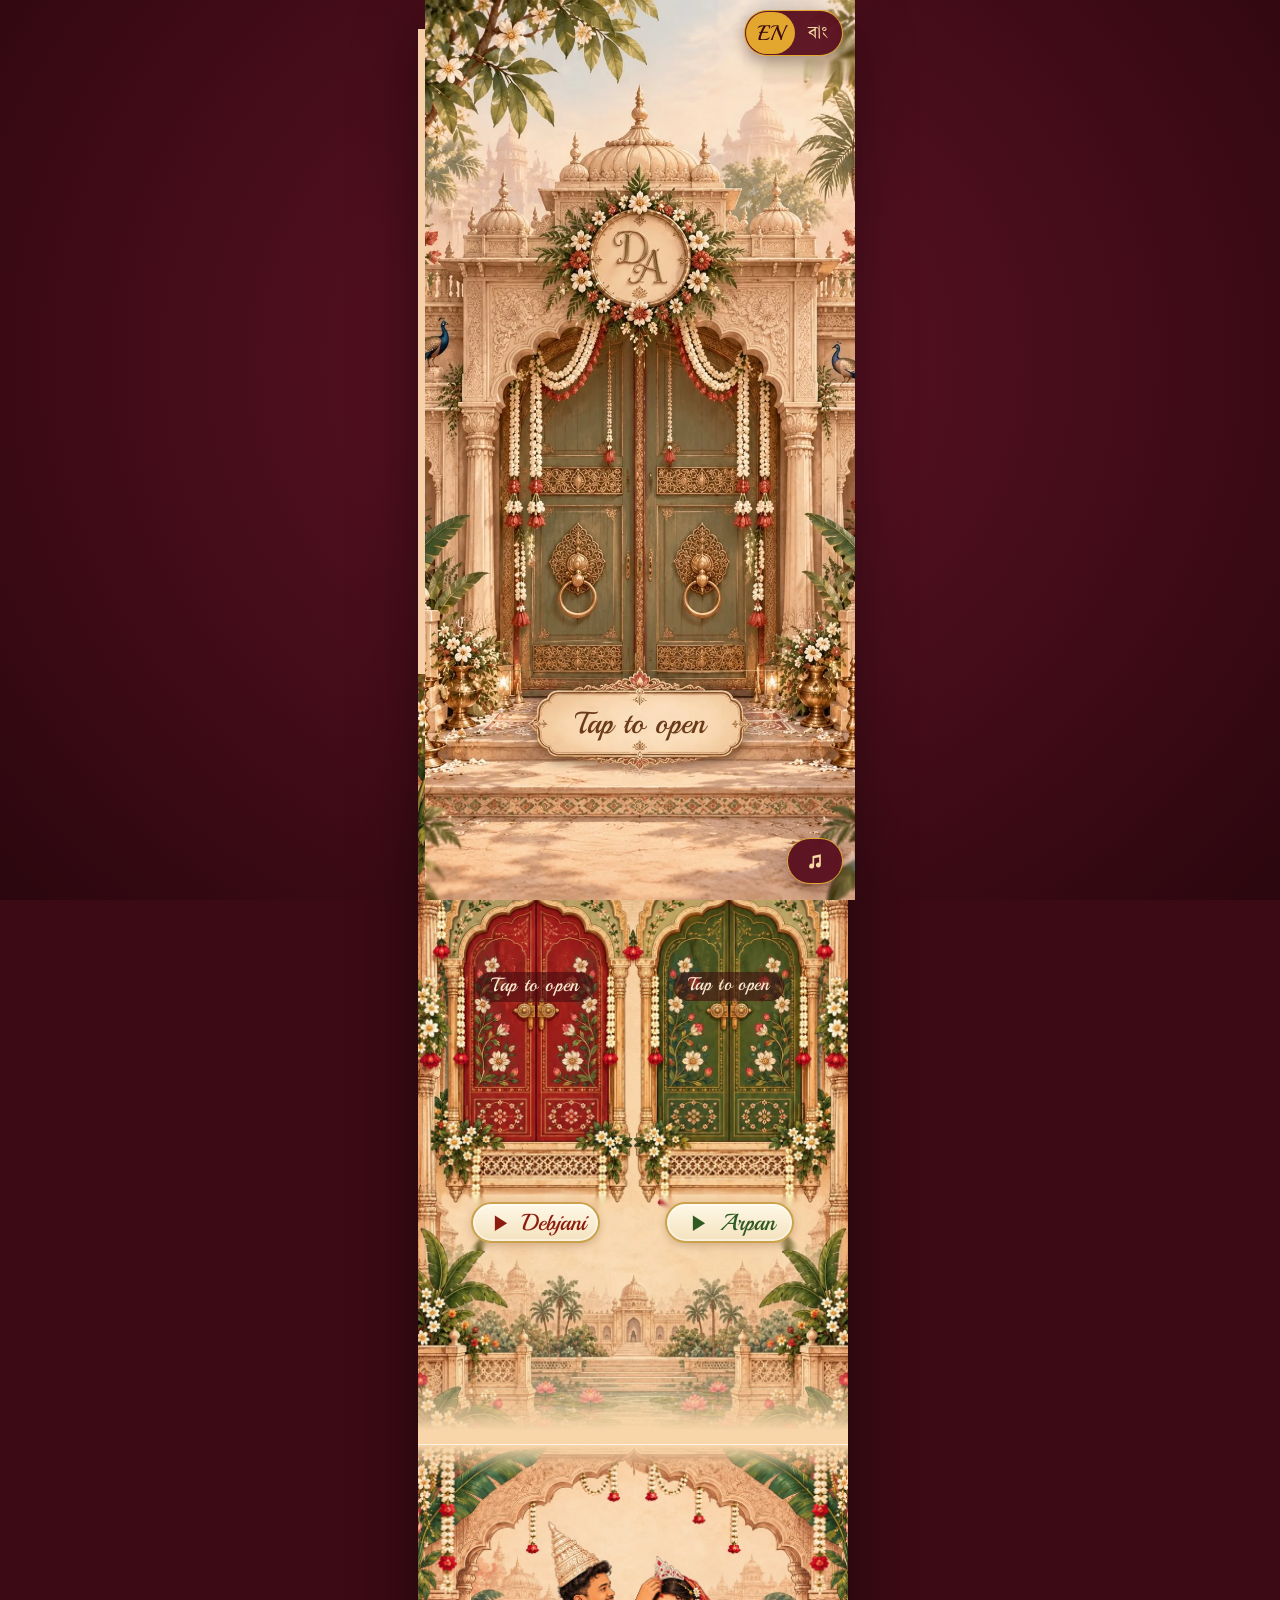
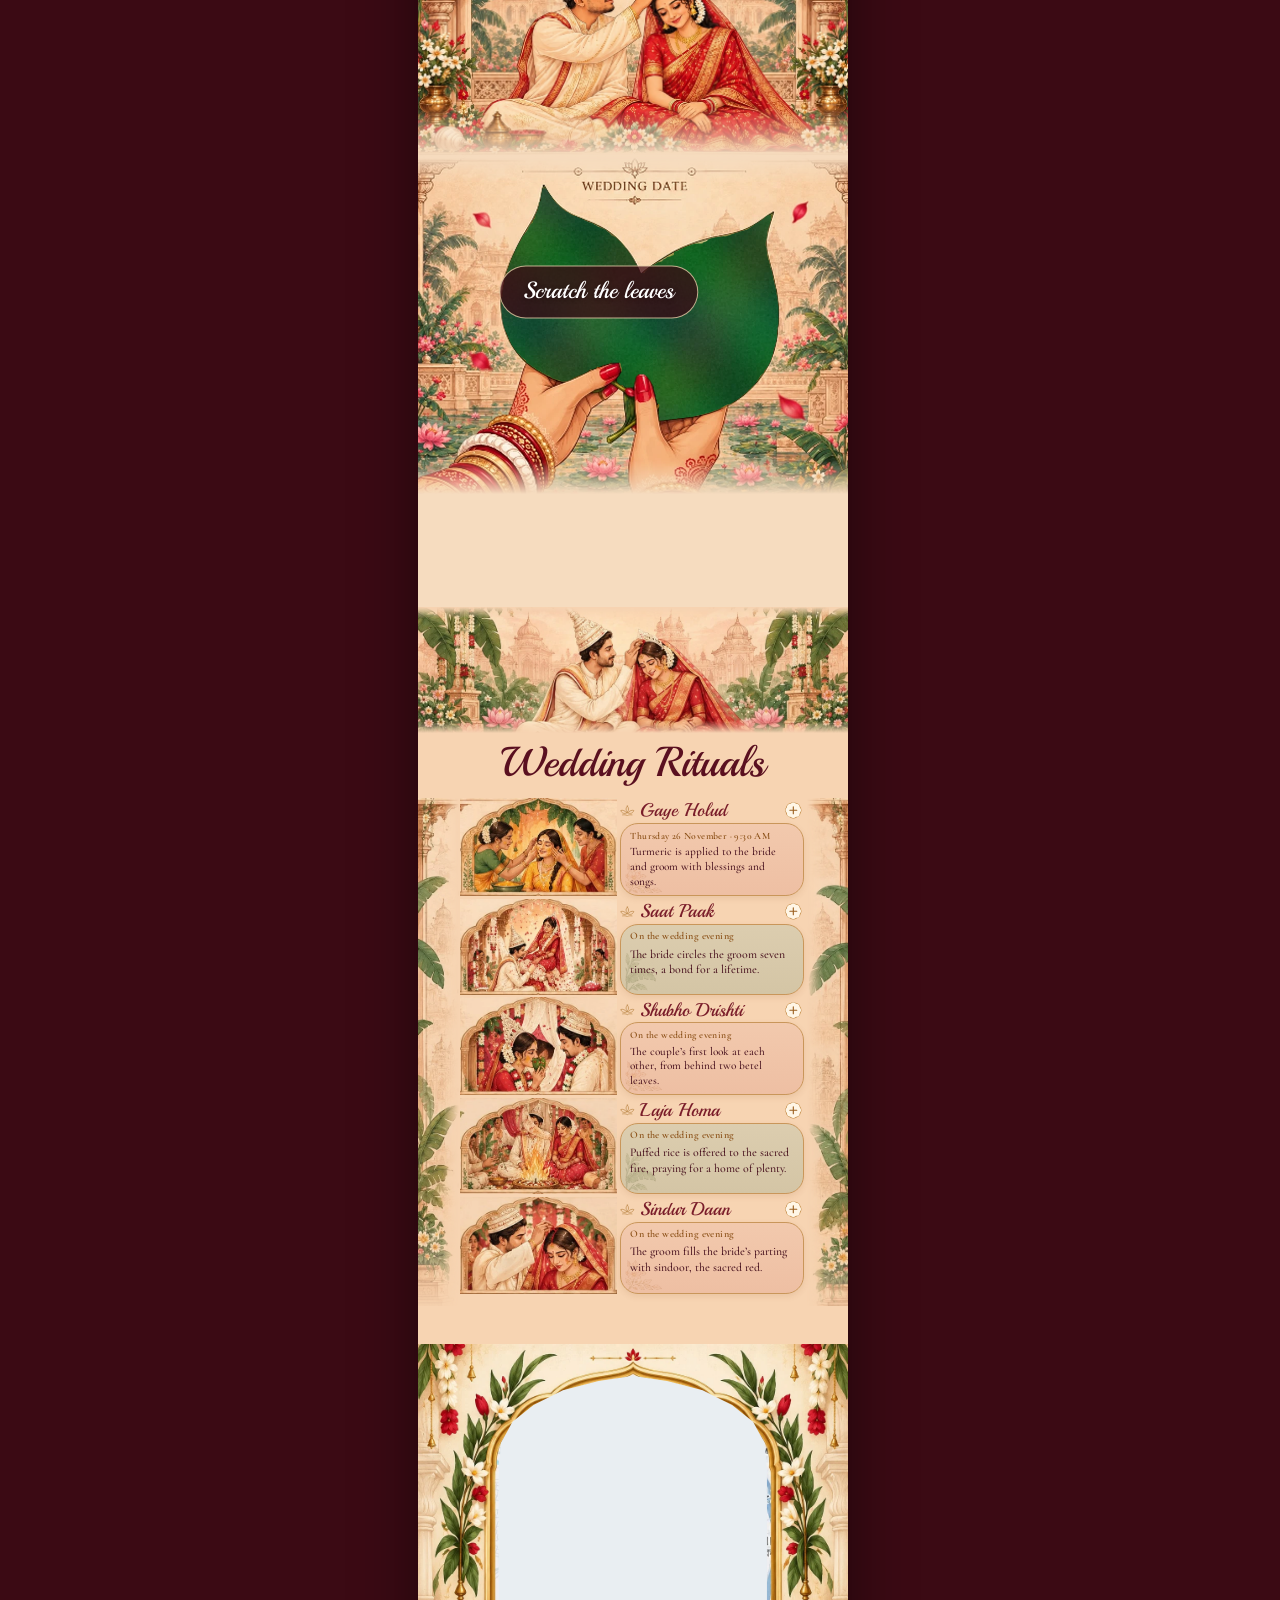
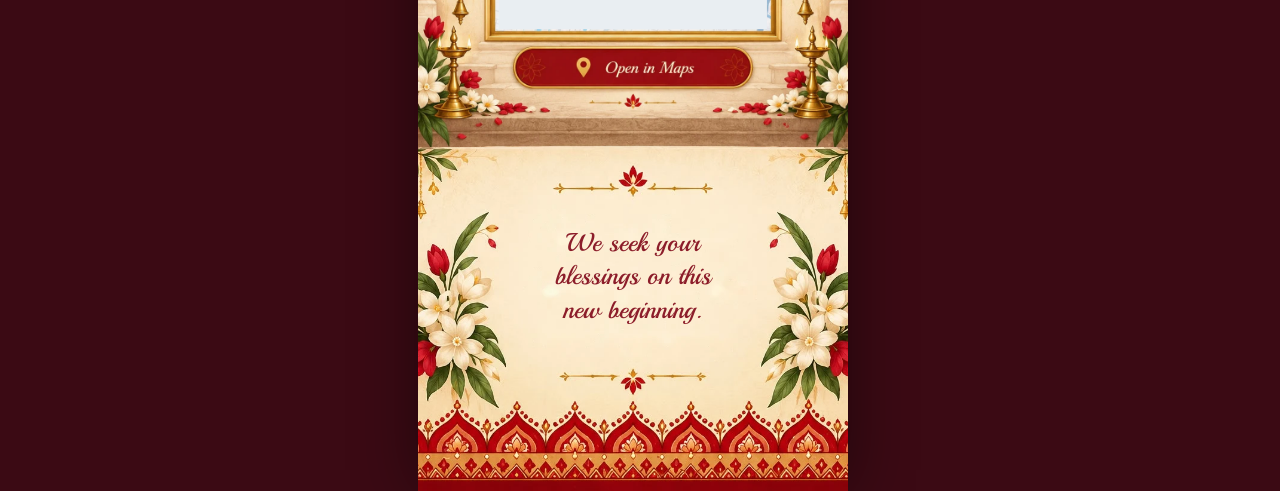
<file: index.html>
<!doctype html>
<html lang="en" translate="no">

</html>>

<head>
  <meta charset="utf-8">
  <meta name="viewport" content="width=device-width, initial-scale=1, viewport-fit=cover">
  <title>Debjani &amp; Arpan · Wedding Invitation</title>
  <meta name="description"
    content="You are cordially invited to the wedding of Debjani and Arpan on 26th November 2026 at St. Patrick's Community Centre, Kolkata.">
  <meta name="theme-color" content="#5A1020">
  <meta name="robots" content="noindex, nofollow">
  <meta property="og:title" content="Debjani & Arpan · Wedding Invitation">
  <meta property="og:description"
    content="26th November 2026 · St. Patrick's Community Centre, Kolkata. You are cordially invited. Open the invitation.">
  <meta name="google" content="notranslate">
  <!-- WhatsApp / social preview. og:image and og:url MUST be full web addresses: replace YOUR-SITE.netlify.app with your real address after you publish. -->
  <meta property="og:image" content="https://debjani-weds-arpan.site/assets/preview/image.jpg?v=3">
  <meta property="og:image:type" content="image/jpeg">
  <meta property="og:image:width" content="1200">
  <meta property="og:image:height" content="630">
  <meta property="og:image:alt" content="Debjani weds Arpan wedding invitation">
  <meta property="og:url" content="https://debjani-weds-arpan.site/">
  <meta property="og:type" content="website">
  <meta name="twitter:card" content="summary_large_image">
  <meta name="twitter:image" content="https://debjani-weds-arpan.site/assets/preview/image.jpg?v=3">
  <link rel="preconnect" href="https://fonts.googleapis.com">
  <link rel="preconnect" href="https://fonts.gstatic.com" crossorigin>
  <link
    href="https://fonts.googleapis.com/css2?family=Cormorant+Garamond:ital,wght@0,500;0,600;0,700;1,500&family=Hind+Siliguri:wght@400;500;600&display=swap"
    rel="stylesheet">
  <link rel="icon"
    href="data:image/svg+xml,%3Csvg xmlns=%27http://www.w3.org/2000/svg%27 viewBox=%270 0 64 64%27%3E%3Ccircle cx=%2732%27 cy=%2732%27 r=%2730%27 fill=%27%235A1020%27/%3E%3Cpath d=%27M32 12c7 8 9 15 9 21s-4 12-9 17c-5-5-9-11-9-17s2-13 9-21z%27 fill=%27%23f3d9a0%27/%3E%3C/svg%3E">
  <link rel="preload" as="font" type="font/woff2" href="assets/fonts/playball-latin-400-normal.woff2" crossorigin>
  <link rel="preload" as="image" href="assets/door/wall.webp">
  <link rel="stylesheet" href="style.css">
</head>

<body class="locked">

  <div class="bg" aria-hidden="true"></div>

  <!-- Fixed column that holds the cover, the opening video and the controls -->
  <div class="frame" id="frame">
    <section class="cover" id="cover" role="button" tabindex="0"
      aria-label="Wedding invitation. Tap anywhere on the door to open it.">
      <div class="stage" aria-hidden="true">
        <div class="walk" id="walk"><video id="walkVideo" muted playsinline preload="auto"
            poster="assets/walk-poster.jpg">
            <source src="assets/walk.mp4" type="video/mp4">
            <source src="assets/walk.webm" type="video/webm">
          </video></div>
        <div class="glow"></div>
      </div>
      <div class="cam" aria-hidden="true">
        <div class="scene" id="scene">
          <img class="ly leaf leaf-l" src="assets/door/leaf-l.webp" alt="" decoding="async">
          <img class="ly leaf leaf-r" src="assets/door/leaf-r.webp" alt="" decoding="async">
          <img class="ly wall" src="assets/door/wall.webp" alt="" decoding="async">
          <svg class="tapd" viewBox="0 0 900 1600" preserveAspectRatio="none" aria-hidden="true"><text x="450" y="1303"
              text-anchor="middle" data-i18n="ui.tapToOpen">Tap to open</text></svg>
        </div>
      </div>
      <p class="guest-greet script" id="guestGreet" hidden></p>
      <button class="skip pill" id="skipBtn" type="button" hidden data-i18n="ui.skip">Skip</button>
    </section>
    <canvas id="fx" aria-hidden="true"></canvas>
    <div class="ui">
      <div class="lang pill" role="group" aria-label="Language">
        <button id="langEn" class="on" type="button">EN</button><button id="langBn" type="button">বাং</button>
      </div>
      <button class="music pill" id="musicBtn" type="button" aria-label="Toggle music" hidden>
        <svg viewBox="0 0 24 24" width="20" height="20" aria-hidden="true">
          <path fill="currentColor" d="M9 18V6l10-2v12.2A3 3 0 1 1 17 14V7.5l-6 1.2V18a3 3 0 1 1-2-2.8z" />
        </svg>
        <span class="slash"></span>
      </button>
    </div>
  </div>

  <main class="page" id="page">

    <!-- HERO: the exact last frame of the opening video, so nothing jumps -->
    <section class="hero" id="hero">
      <div class="card-img" id="cardWrap">
        <img id="cardImg" src="assets/card.webp" width="1024" height="1536" alt="">
        <div class="cdate" id="cardDate" aria-hidden="true"><b>২৬ নভেম্বর, ২০২৬</b><i>সন্ধ্যা ৭:৩০</i></div>
        <div class="cn" id="cardNames" aria-hidden="true"><b data-name="bride"></b><i data-i18n="ui.weds"></i><b
            data-name="groom"></b></div>
      </div>
      <div class="card-meta">
        <div class="orn gold" aria-hidden="true"><svg viewBox="0 0 120 24">
            <use href="#ornament" />
          </svg></div>
        <div class="h-date" id="heroDate"></div>
        <div class="h-time" id="heroTime"></div>
        <div class="h-venue script" id="heroVenue"></div>
      </div>
      <div class="scroll-hint" aria-hidden="true"><span data-i18n="ui.scroll">Scroll</span><i></i></div>
    </section>

    <section class="fam2" id="family" aria-label="The two families">
      <div class="scene2" id="scene2">
        <button class="door2" type="button" data-k="b" style="left:10.111%;top:29.250%;width:34.444%;height:32.062%"
          aria-label="">
          <img class="ph2" src="assets/fam2/photo-b.webp" alt="" decoding="async">
          <span class="dt" data-k="b"
            style="clip-path:polygon(0.32% 99.81%,0.35% 26.68%,0.75% 23.87%,1.60% 21.34%,2.87% 19.06%,4.52% 17.01%,6.52% 15.17%,8.85% 13.53%,11.46% 12.06%,14.33% 10.74%,17.42% 9.56%,20.70% 8.50%,24.14% 7.53%,27.70% 6.63%,30.13% 6.07%,32.32% 5.59%,34.32% 5.26%,36.15% 5.03%,37.84% 4.86%,39.40% 4.72%,40.86% 4.57%,42.23% 4.38%,43.55% 4.10%,44.83% 3.70%,46.09% 3.15%,47.36% 2.41%,48.66% 1.44%,50.00% 0.19%,50.90% 1.05%,52.21% 2.11%,53.49% 2.93%,54.75% 3.54%,56.02% 3.98%,57.32% 4.30%,58.68% 4.51%,60.10% 4.67%,61.63% 4.81%,63.27% 4.97%,65.05% 5.17%,66.99% 5.47%,69.12% 5.89%,71.09% 6.35%,74.69% 7.22%,78.17% 8.16%,81.51% 9.20%,84.66% 10.34%,87.61% 11.60%,90.31% 13.02%,92.74% 14.60%,94.85% 16.37%,96.63% 18.35%,98.02% 20.55%,99.02% 23.00%,99.57% 25.71%,99.68% 27.68%,99.68% 99.81%)"><span
              class="dn" data-k="b"></span><span class="orn gold" aria-hidden="true"><svg viewBox="0 0 120 24">
                <use href="#ornament" />
              </svg></span><span class="pl" data-k="b"></span></span>
          <img class="lf2 lf2-l" src="assets/fam2/leaf-bl.webp" alt="" decoding="async"
            style="left:1.290%;top:0.000%;width:48.710%;height:100.000%;">
          <img class="lf2 lf2-r" src="assets/fam2/leaf-br.webp" alt="" decoding="async"
            style="left:50.000%;top:0.000%;width:49.032%;height:100.000%;">
          <img class="fg2" src="assets/fam2/fg-b0.webp" alt="" decoding="async"
            style="left:-0.323%;top:88.109%;width:26.452%;height:11.891%;"><img class="fg2" src="assets/fam2/fg-b1.webp"
            alt="" decoding="async" style="left:77.097%;top:88.109%;width:23.226%;height:11.891%;">
          <span class="tap2" data-i18n="ui.tapToOpen">Tap to open</span>
        </button>
        <button class="door2" type="button" data-k="g" style="left:55.889%;top:29.250%;width:32.889%;height:32.062%"
          aria-label="">
          <img class="ph2" src="assets/fam2/photo-g.webp" alt="" decoding="async">
          <span class="dt" data-k="g"
            style="clip-path:polygon(0.34% 99.81%,0.37% 26.73%,0.76% 24.05%,1.61% 21.63%,2.88% 19.45%,4.53% 17.49%,6.54% 15.74%,8.86% 14.17%,11.47% 12.77%,14.34% 11.51%,17.43% 10.39%,20.71% 9.37%,24.15% 8.44%,27.71% 7.59%,30.14% 7.05%,32.33% 6.58%,34.33% 6.20%,36.16% 5.89%,37.84% 5.61%,39.40% 5.35%,40.86% 5.07%,42.24% 4.74%,43.55% 4.33%,44.83% 3.83%,46.09% 3.19%,47.36% 2.39%,48.66% 1.40%,50.00% 0.19%,50.90% 1.02%,52.21% 2.08%,53.49% 2.94%,54.75% 3.63%,56.02% 4.18%,57.32% 4.61%,58.67% 4.97%,60.10% 5.26%,61.62% 5.53%,63.27% 5.79%,65.05% 6.09%,66.99% 6.44%,69.11% 6.88%,71.08% 7.32%,74.68% 8.15%,78.16% 9.05%,81.50% 10.04%,84.65% 11.12%,87.60% 12.33%,90.30% 13.69%,92.72% 15.20%,94.84% 16.89%,96.61% 18.77%,98.01% 20.87%,99.00% 23.21%,99.55% 25.80%,99.66% 27.68%,99.66% 99.81%)"><span
              class="dn" data-k="g"></span><span class="orn gold" aria-hidden="true"><svg viewBox="0 0 120 24">
                <use href="#ornament" />
              </svg></span><span class="pl" data-k="g"></span></span>
          <img class="lf2 lf2-l" src="assets/fam2/leaf-gl.webp" alt="" decoding="async"
            style="left:1.351%;top:0.000%;width:48.649%;height:100.000%;">
          <img class="lf2 lf2-r" src="assets/fam2/leaf-gr.webp" alt="" decoding="async"
            style="left:50.000%;top:0.000%;width:48.986%;height:100.000%;">
          <img class="fg2" src="assets/fam2/fg-g0.webp" alt="" decoding="async"
            style="left:-1.014%;top:88.109%;width:27.027%;height:11.891%;"><img class="fg2" src="assets/fam2/fg-g1.webp"
            alt="" decoding="async" style="left:77.365%;top:88.109%;width:22.973%;height:11.891%;">
          <span class="tap2" data-i18n="ui.tapToOpen">Tap to open</span>
        </button>
        <button class="voice" type="button" data-k="b" style="left:12.39%" aria-label="">
          <svg class="i-play" viewBox="0 0 24 24" width="22" height="22" aria-hidden="true">
            <path fill="currentColor" d="M8 5v14l11-7z" />
          </svg>
          <svg class="i-pause" viewBox="0 0 24 24" width="22" height="22" aria-hidden="true">
            <path fill="currentColor" d="M6 5h4v14H6zm8 0h4v14h-4z" />
          </svg>
          <span class="vname" data-k="b"></span>
        </button>
        <button class="voice" type="button" data-k="g" style="left:57.39%" aria-label="">
          <svg class="i-play" viewBox="0 0 24 24" width="22" height="22" aria-hidden="true">
            <path fill="currentColor" d="M8 5v14l11-7z" />
          </svg>
          <svg class="i-pause" viewBox="0 0 24 24" width="22" height="22" aria-hidden="true">
            <path fill="currentColor" d="M6 5h4v14H6zm8 0h4v14h-4z" />
          </svg>
          <span class="vname" data-k="g"></span>
        </button>
      </div>
    </section>

    <div class="ceremony rv"><img src="assets/couple-ceremony.png" alt="" decoding="async"></div>

    <!-- thin red band: joins the red families page to the yellow date section -->
    <div class="date-band" aria-hidden="true"></div>

    <section class="sec date" id="scratchSec" aria-label="Wedding date">
      <h2 class="rv" data-i18n="ui.weddingDate"></h2>
      <div class="scratch rv" id="scratchBox">
        <div class="art" id="art">
          <img class="art-img" src="assets/date/hands2.webp" width="834" height="654"
            alt="Two hands holding two betel leaves with the wedding date" decoding="async">
          <!-- the date sits inside the two red circles, under the leaves -->
          <div class="art-title" id="artTitle" aria-hidden="true"></div>
          <div class="dc dc-l" aria-hidden="true"><b id="dcDay"></b></div>
          <div class="dc dc-r" aria-hidden="true"><b id="dcMon"></b><i id="dcYear"></i></div>
          <canvas id="scratchCanvas" aria-label="Scratch the two leaves to reveal the wedding date"></canvas>
          <p class="scratch-label" id="scratchLabel" data-i18n="ui.scratch"></p>
        </div>
        <div class="secret" id="secret" aria-live="polite">
          <div class="sdate" id="secretDate"></div>
          <div class="stime" id="secretTime"></div>
        </div>
        <button class="btn" id="saveBtn" type="button" hidden>
          <svg viewBox="0 0 24 24" width="18" height="18" aria-hidden="true">
            <path fill="currentColor"
              d="M7 2v2H5a2 2 0 0 0-2 2v14a2 2 0 0 0 2 2h14a2 2 0 0 0 2-2V6a2 2 0 0 0-2-2h-2V2h-2v2H9V2H7zm12 8v10H5V10h14z" />
          </svg>
          <span data-i18n="ui.saveTheDate"></span>
        </button>
      </div>
    </section>

    <section class="sec rituals" id="programme" aria-label="Wedding rituals">
      <div class="rr-top" aria-hidden="true"><img src="assets/rit/top.webp" alt="" decoding="async"></div>
      <h2 class="rv" data-i18n="ui.rituals"></h2>
      <div class="rit rv" id="rit">
        <img class="rr-side rr-side-l" src="assets/rit/side-l.webp" alt="" aria-hidden="true" decoding="async">
        <img class="rr-side rr-side-r" src="assets/rit/side-r.webp" alt="" aria-hidden="true" decoding="async">
        <ul class="rr-list" id="ritList"></ul>
      </div>
    </section>

    <section class="sec venue" id="venueSec" aria-label="Venue">
      <div class="vx">
        <img class="vx-bg" src="assets/venue-bg.webp" width="1024" height="960" alt="" decoding="async">
        <h2 class="sr" data-i18n="ui.venue"></h2>
        <p class="sr" id="venueName"></p>
        <p class="sr" id="venueAddr"></p>
        <div class="vx-map"><iframe id="mapFrame" title="Map" loading="lazy" referrerpolicy="no-referrer-when-downgrade"
            style="clip-path:polygon(1.07% 99.02%, 1.07% 37.40%, 1.99% 26.83%, 6.13% 18.70%, 13.78% 12.20%, 24.50% 6.50%, 37.52% 2.93%, 50.08% 0.98%, 62.48% 2.93%, 75.50% 6.50%, 86.22% 12.20%, 93.87% 18.70%, 98.01% 26.83%, 98.93% 37.40%, 98.93% 99.02%, 98.93% 99.02%)"></iframe>
        </div>
        <a class="vx-btn" id="mapBtn" target="_blank" rel="noopener"><span data-i18n="ui.openMaps"></span></a>
      </div>
    </section>

    <footer class="blessing-end" aria-label="Blessing">
      <div class="bx">
        <img class="bx-bg" src="assets/blessing-bg.webp" width="1024" height="576" alt="" decoding="async"
          loading="lazy">
        <p class="bx-txt bless-txt" id="blessTxt" data-i18n="ui.blessing"></p>
      </div>
    </footer>
  </main>

  <svg width="0" height="0" style="position:absolute" aria-hidden="true">
    <symbol id="ornament" viewBox="0 0 120 24">
      <g fill="none" stroke="currentColor" stroke-width="1.2" stroke-linecap="round">
        <path d="M2 12h38M80 12h38" />
        <path d="M60 3c4 4 6 7 6 9s-2 5-6 9c-4-4-6-7-6-9s2-5 6-9z" fill="currentColor" fill-opacity=".18" />
        <path d="M46 12c3-3 6-3 8 0M66 12c2-3 5-3 8 0" />
        <circle cx="60" cy="12" r="1.6" fill="currentColor" />
      </g>
    </symbol>
    <symbol id="lotus" viewBox="0 0 64 64">
      <g fill="none" stroke="currentColor" stroke-width="1.6" stroke-linejoin="round">
        <path d="M32 10c6 8 8 14 8 20s-3 11-8 16c-5-5-8-10-8-16s2-12 8-20z" />
        <path d="M12 26c8 1 14 5 18 12M52 26c-8 1-14 5-18 12" />
        <path d="M8 40c9-1 16 2 22 8M56 40c-9-1-16 2-22 8" />
      </g>
    </symbol>
  </svg>

  <script src="config.js"></script>
  <script src="assets/vendor/gsap.min.js"></script>
  <script src="app.js"></script>
</body>

</html>
</file>
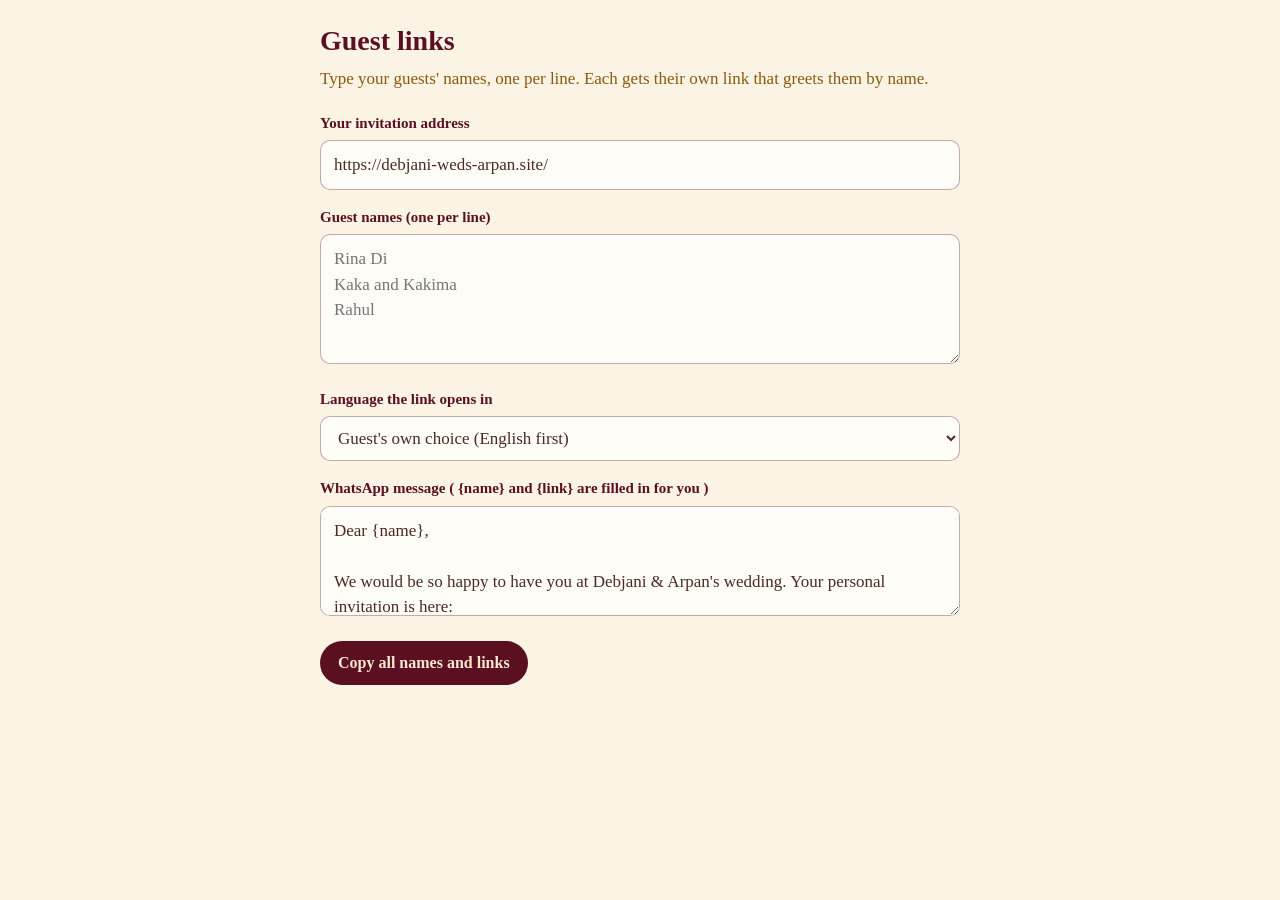
<file: guests.html>
<!doctype html>
<html lang="en">
<head>
<meta charset="utf-8">
<meta name="viewport" content="width=device-width, initial-scale=1">
<meta name="robots" content="noindex, nofollow">
<title>Guest links</title>
<style>
  :root{--ivory:#FBF3E4;--maroon:#5A1020;--red:#B3202A;--gold:#E3A72F;--gold-dark:#8A5A0E;--ink:#4a2a22}
  *{box-sizing:border-box}
  body{margin:0;background:var(--ivory);color:var(--ink);font:17px/1.5 Georgia,'Times New Roman',serif;padding:20px 16px 60px}
  main{max-width:640px;margin:0 auto}
  h1{color:var(--maroon);font-size:28px;margin:0 0 4px}
  p.sub{margin:0 0 20px;color:var(--gold-dark)}
  label{display:block;font-weight:700;color:var(--maroon);margin:16px 0 6px;font-size:15px}
  input,textarea,select{width:100%;font:inherit;padding:11px 13px;border:1.5px solid rgba(90,16,32,.35);border-radius:10px;background:#fffdf7;color:var(--ink)}
  textarea{min-height:130px;resize:vertical}
  .row{display:flex;gap:10px;flex-wrap:wrap}.row>*{flex:1 1 200px}
  button{font:600 16px/1 Georgia,serif;border:0;border-radius:999px;padding:12px 18px;cursor:pointer;background:var(--maroon);color:#fbe9cf;min-height:44px}
  button.ghost{background:transparent;color:var(--maroon);border:1.5px solid var(--maroon)}
  button.ok{background:#2e7d4f;color:#fff}
  .list{margin-top:22px;display:grid;gap:10px}
  .item{background:#fffdf7;border:1px solid rgba(90,16,32,.2);border-radius:12px;padding:12px 14px}
  .item b{color:var(--maroon)}
  .item code{display:block;margin:6px 0 10px;font:13px/1.4 ui-monospace,Menlo,Consolas,monospace;word-break:break-all;color:#555}
  .item .row{gap:8px}.item .row>*{flex:0 0 auto}
  .bar{display:flex;gap:10px;flex-wrap:wrap;margin-top:18px;align-items:center}
  .count{color:var(--gold-dark);font-size:15px}
  .warn{background:#fff3cd;border:1px solid #e3c46d;border-radius:10px;padding:10px 12px;font-size:15px;margin-top:14px}
</style>
</head>
<body>
<main>
  <h1>Guest links</h1>
  <p class="sub">Type your guests' names, one per line. Each gets their own link that greets them by name.</p>

  <label for="base">Your invitation address</label>
  <input id="base" type="url" inputmode="url" placeholder="https://your-site.netlify.app/">
  <div id="baseWarn" class="warn" hidden>This still looks like a placeholder. Paste the real address of your published site above.</div>

  <label for="names">Guest names (one per line)</label>
  <textarea id="names" placeholder="Rina Di&#10;Kaka and Kakima&#10;Rahul"></textarea>

  <div class="row">
    <div><label for="lng">Language the link opens in</label>
      <select id="lng"><option value="">Guest's own choice (English first)</option><option value="en">English</option><option value="bn">বাংলা (Bengali)</option></select></div>
  </div>

  <label for="msg">WhatsApp message ( {name} and {link} are filled in for you )</label>
  <textarea id="msg" style="min-height:110px"></textarea>

  <div class="bar">
    <button id="copyAll" type="button">Copy all names and links</button>
    <span class="count" id="count"></span>
  </div>

  <div class="list" id="list" aria-live="polite"></div>
</main>

<script src="config.js"></script>
<script>
(function(){
  const $ = s => document.querySelector(s);
  const W = window.WEDDING || {};
  const store = { get(k){ try { return localStorage.getItem(k); } catch(e){ return null; } }, set(k,v){ try { localStorage.setItem(k,v); } catch(e){} } };
  const bride = (W.names && W.names.bride.en) || 'the bride', groom = (W.names && W.names.groom.en) || 'the groom';
  const defMsg = 'Dear {name},\n\nWe would be so happy to have you at ' + bride + ' & ' + groom + "'s wedding. Your personal invitation is here:\n{link}\n\nWith love";

  let base = store.get('gl_base') || W.siteUrl || '';
  if (!base || /YOUR-SITE/i.test(base)) base = /^https?:/.test(location.origin) ? location.origin + location.pathname.replace(/guests\.html$/, '') : '';
  $('#base').value = base;
  $('#names').value = store.get('gl_names') || '';
  $('#msg').value = store.get('gl_msg') || defMsg;
  $('#lng').value = store.get('gl_lng') || '';

  const makeLink = (name) => {
    let b = $('#base').value.trim(); if (!b) return '';
    if (!/\/$|\.html$/.test(b)) b += '/';
    const p = new URLSearchParams(); p.set('guest', name); if ($('#lng').value) p.set('lang', $('#lng').value);
    return b + '?' + p.toString().replace(/\+/g, '%20');
  };
  const names = () => $('#names').value.split(/\n/).map(s => s.replace(/\s+/g, ' ').trim()).filter(Boolean);
  const flash = (btn, txt) => { const o = btn.textContent; btn.textContent = txt; btn.classList.add('ok'); setTimeout(() => { btn.textContent = o; btn.classList.remove('ok'); }, 1400); };
  const copy = async (text, btn) => {
    try { await navigator.clipboard.writeText(text); }
    catch (e) { const t = document.createElement('textarea'); t.value = text; document.body.appendChild(t); t.select(); try { document.execCommand('copy'); } catch (e2) {} t.remove(); }
    flash(btn, 'Copied');
  };
  const esc = s => s.replace(/[&<>"]/g, c => ({ '&': '&amp;', '<': '&lt;', '>': '&gt;', '"': '&quot;' }[c]));

  function draw(){
    store.set('gl_base', $('#base').value.trim()); store.set('gl_names', $('#names').value); store.set('gl_msg', $('#msg').value); store.set('gl_lng', $('#lng').value);
    $('#baseWarn').hidden = !!$('#base').value.trim() && !/YOUR-SITE/i.test($('#base').value);
    const list = names(); $('#count').textContent = list.length ? list.length + (list.length === 1 ? ' link' : ' links') : '';
    $('#list').innerHTML = list.map((n, i) => { const l = makeLink(n);
      return `<div class="item"><b>${esc(n)}</b><code>${esc(l)}</code><div class="row">
        <button type="button" data-a="link" data-i="${i}" class="ghost">Copy link</button>
        <button type="button" data-a="wa" data-i="${i}">Send on WhatsApp</button></div></div>`; }).join('');
  }
  const fillMsg = (n, l) => $('#msg').value.replace(/\{name\}/g, n).replace(/\{link\}/g, l);
  $('#list').addEventListener('click', e => {
    const b = e.target.closest('button'); if (!b) return;
    const n = names()[+b.dataset.i], l = makeLink(n);
    if (b.dataset.a === 'link') copy(l, b);
    else window.open('https://wa.me/?text=' + encodeURIComponent(fillMsg(n, l)), '_blank', 'noopener');
  });
  $('#copyAll').addEventListener('click', e => copy(names().map(n => n + ' - ' + makeLink(n)).join('\n'), e.target));
  ['#base', '#names', '#msg', '#lng'].forEach(s => $(s).addEventListener('input', draw));
  draw();
})();
</script>
</body>
</html>
</file>
<file: style.css>
@font-face{font-family:'Cormorant Garamond';font-style:normal;font-weight:500;font-display:swap;src:url(assets/fonts/cormorant-garamond-latin-500-normal.woff2) format('woff2');unicode-range:U+0000-00FF,U+0131,U+0152-0153,U+02BB-02BC,U+02C6,U+02DA,U+02DC,U+2000-206F,U+20AC,U+2122}
@font-face{font-family:'Cormorant Garamond';font-style:normal;font-weight:600;font-display:swap;src:url(assets/fonts/cormorant-garamond-latin-600-normal.woff2) format('woff2');unicode-range:U+0000-00FF,U+0131,U+0152-0153,U+02BB-02BC,U+02C6,U+02DA,U+02DC,U+2000-206F,U+20AC,U+2122}
@font-face{font-family:'Cormorant Garamond';font-style:normal;font-weight:700;font-display:swap;src:url(assets/fonts/cormorant-garamond-latin-700-normal.woff2) format('woff2');unicode-range:U+0000-00FF,U+0131,U+0152-0153,U+02BB-02BC,U+02C6,U+02DA,U+02DC,U+2000-206F,U+20AC,U+2122}
@font-face{font-family:'Playball';font-style:normal;font-weight:400;font-display:swap;src:url(assets/fonts/playball-latin-400-normal.woff2) format('woff2');unicode-range:U+0000-00FF,U+0131,U+0152-0153,U+02BB-02BC,U+02C6,U+02DA,U+02DC,U+2000-206F,U+2074,U+20AC,U+2122,U+2191,U+2193,U+2212,U+2215,U+FEFF,U+FFFD}
@font-face{font-family:'Playball';font-style:normal;font-weight:400;font-display:swap;src:url(assets/fonts/playball-latin-ext-400-normal.woff2) format('woff2');unicode-range:U+0100-02AF,U+0304,U+0308,U+0329,U+1E00-1E9F,U+1EF2-1EFF,U+2020,U+20A0-20AB,U+20AD-20CF,U+2113,U+2C60-2C7F,U+A720-A7FF}
@font-face{font-family:'Tiro Bangla';font-style:normal;font-weight:400;font-display:swap;src:url(assets/fonts/tiro-bangla-bengali-400-normal.woff2) format('woff2');unicode-range:U+0951-0952,U+0964-0965,U+0980-09FE,U+1CD0,U+1CD2,U+1CD5-1CD6,U+1CD8,U+1CE1,U+1CEA,U+1CED,U+1CF2,U+1CF5-1CF7,U+200C-200D,U+20B9,U+25CC}
@font-face{font-family:'Tiro Bangla';font-style:normal;font-weight:400;font-display:swap;src:url(assets/fonts/tiro-bangla-latin-400-normal.woff2) format('woff2');unicode-range:U+0000-00FF,U+0131,U+0152-0153,U+02BB-02BC,U+02C6,U+02DA,U+02DC,U+2000-206F,U+2074,U+20AC,U+2122,U+2191,U+2193,U+2212,U+2215,U+FEFF,U+FFFD}
:root{
  --ivory:#FBF3E4; --paper:#FFFAF0; --red:#B3202A; --maroon:#5A1020; --deep:#3b0a14;
  --gold:#E3A72F; --gold-dark:#8A5A0E; --ink:#4a2a22;
  --col:430px;
  --serif:'Cormorant Garamond','Playfair Display',Georgia,'Times New Roman',serif;
  --script:'Playball','Great Vibes','Snell Roundhand','Apple Chancery',cursive;
  --bn:'Tiro Bangla','Hind Siliguri','Noto Serif Bengali',serif;
}
*{box-sizing:border-box;margin:0;padding:0}
html{scrollbar-gutter:stable;-webkit-text-size-adjust:100%;background:#3b0a14}
html.locked,body.locked{overflow:hidden;height:100%}
body{font-family:var(--serif);color:var(--ink);font-size:19px;line-height:1.55;background:#3b0a14;-webkit-font-smoothing:antialiased}
body.bn{font-family:var(--bn);font-size:17px;line-height:1.75}
body.bn .script,body.bn h2,body.bn h3{font-family:var(--bn)}
body.bn h2{font-size:32px;font-weight:600;line-height:1.3}
img{display:block;max-width:100%}
button{font:inherit;color:inherit;border:0;background:none;cursor:pointer}
a{color:inherit;text-decoration:none}

/* ---------- desktop backdrop ---------- */
.bg{position:fixed;inset:0;z-index:0;background:radial-gradient(ellipse 70% 90% at 50% 40%,#5e1226 0%,#430c18 55%,#2a060e 100%)}

/* ---------- fixed column (cover, video, fx, controls) ---------- */
.frame{position:fixed;top:0;bottom:0;left:0;right:0;margin:0 auto;width:min(100%,var(--col));z-index:50;pointer-events:none}
.cover{position:absolute;inset:0;background:#5A1020;overflow:hidden;container-type:inline-size;pointer-events:auto;transition:opacity .35s ease}
.cover.gone{opacity:0;pointer-events:none}

.ui{position:absolute;inset:0;z-index:5;pointer-events:none}
.lang{position:absolute;top:calc(10px + env(safe-area-inset-top));right:12px;display:flex;background:rgba(50,5,15,.55);backdrop-filter:blur(6px);border:1px solid rgba(227,167,47,.5);border-radius:999px;padding:3px;pointer-events:auto}
.lang button{min-width:38px;padding:5px 10px;border-radius:999px;font:600 13px/1 var(--serif);color:#f3d9a0;letter-spacing:.04em}
.lang button.on{background:var(--gold);color:#3b0a14}
.music{position:absolute;right:14px;bottom:calc(16px + env(safe-area-inset-bottom));width:44px;height:44px;border-radius:50%;display:grid;place-items:center;background:rgba(50,5,15,.62);backdrop-filter:blur(6px);border:1px solid rgba(227,167,47,.55);color:#f3d9a0;pointer-events:auto}
.music[hidden]{display:none}
.music .slash{position:absolute;width:26px;height:2px;background:#f3d9a0;transform:rotate(-45deg);opacity:0}
.music.muted .slash{opacity:1}

/* ---------- page ---------- */
.page{position:relative;z-index:1;width:min(100%,var(--col));margin:0 auto;background:var(--ivory);box-shadow:0 0 60px rgba(0,0,0,.45)}

/* hero */


.script{font-family:var(--script);font-weight:400}
.scroll-hint{position:absolute;left:0;right:0;bottom:calc(14px + env(safe-area-inset-bottom));display:grid;justify-items:center;gap:4px;color:#f3d9a0;font:600 12px/1 var(--serif);letter-spacing:.2em;text-transform:uppercase;opacity:0;transition:opacity 1s 1.6s}
.hero.show .scroll-hint{opacity:.9}
.scroll-hint i{width:10px;height:10px;border-right:2px solid #f3d9a0;border-bottom:2px solid #f3d9a0;transform:rotate(45deg);animation:bob 1.6s ease-in-out infinite}
@keyframes bob{0%,100%{transform:translateY(0) rotate(45deg)}50%{transform:translateY(5px) rotate(45deg)}}

/* sections */
.sec{position:relative;padding:44px 24px 48px;text-align:center}
h2{font:400 50px/1.1 var(--script);color:var(--maroon);margin-bottom:18px;letter-spacing:0}
h3{font:600 26px/1.2 var(--serif);color:var(--maroon);margin-bottom:10px}
.eyebrow{font:600 14px/1 var(--serif);letter-spacing:.3em;text-transform:uppercase;color:var(--gold-dark)}
body.bn .eyebrow{letter-spacing:.05em;font-family:var(--bn);font-size:15px}
.orn{width:150px;margin:14px auto 18px;color:var(--red)}
.orn.gold{color:var(--gold)}
.orn svg{width:100%;height:auto;display:block}
.lead{font:italic 500 22px/1.6 var(--serif);color:var(--ink)}
body.bn .lead{font-style:normal;font-size:18px}
.families{display:grid;grid-template-columns:1fr auto 1fr;align-items:start;gap:10px;margin-top:26px;text-align:center}
.families small{display:block;font:600 13px/1.3 var(--serif);letter-spacing:.16em;text-transform:uppercase;color:var(--gold-dark);margin-bottom:6px}
body.bn .families small{font-family:var(--bn);letter-spacing:.02em;font-size:14px}
.families p{font:500 17px/1.45 var(--serif)}
body.bn .families p{font-size:15.5px}
.families .dot{color:var(--gold);padding-top:24px}
.muted{color:var(--gold-dark);font-size:17px;margin-bottom:16px}

/* reveal on scroll */
.rv{opacity:0;transform:translateY(20px);transition:opacity .8s ease,transform .8s ease}
.rv.in{opacity:1;transform:none}

/* ---------- wedding date: the scratch leaves ---------- */
.date-band{height:30px;position:relative;z-index:1;background:#B31415;
  border-bottom:3px solid var(--gold);
  background-image:radial-gradient(circle,#f7e7cf 0 2.2px,transparent 2.8px);background-size:14px 14px;background-repeat:repeat-x;background-position:center}
.sec.date{background:#F5E80E;border-bottom:3px solid var(--gold);padding:40px 0 46px;--dateInk:#4a0b19}
.sec.date h2{color:var(--maroon);padding:0 24px;margin-bottom:6px}
.scratch{display:grid;justify-items:center;gap:6px}
.art{position:relative;width:100%;container-type:inline-size;aspect-ratio:834/654;background:#F5E80E}
.art-img,#scratchCanvas{position:absolute;inset:0;width:100%;height:100%;display:block;max-width:none}
.art-img{user-select:none;-webkit-user-drag:none;pointer-events:none}
#scratchCanvas{touch-action:none;cursor:grab;transition:opacity .9s ease}
#scratchCanvas.gone{opacity:0;pointer-events:none}
.dc{position:absolute;display:grid;place-items:center;align-content:center;text-align:center;width:11.6cqw;transform:translate(-50%,-50%);color:#fff4e2;line-height:1;pointer-events:none;text-shadow:0 1px 2px rgba(90,16,10,.35)}
.dc b,.dc i{display:block;white-space:nowrap;font-style:normal}
.dc-l{left:33.3%;top:35.8%}
.dc-l b{font:700 10cqw/1 var(--serif)}
.dc-r{left:60.5%;top:41.7%;width:10.4cqw;gap:.8cqw}
.dc-r b{font:700 4.6cqw/1 var(--serif);letter-spacing:.06em;text-transform:uppercase}
.dc-r i{font:600 4.4cqw/1 var(--serif);letter-spacing:.04em}
body.bn .dc b,body.bn .dc i{font-family:var(--bn);letter-spacing:0;text-transform:none}
body.bn .dc-l b{font-size:9cqw}
.scratch-label{position:absolute;left:42%;top:40%;transform:translate(-50%,-50%);width:max-content;max-width:62%;text-align:center;padding:.5em 1em;border-radius:999px;background:rgba(60,8,20,.72);border:1px solid rgba(255,235,190,.7);font:italic 600 4.8cqw/1.2 var(--serif);color:#fff;text-shadow:0 1px 4px rgba(30,0,10,.6);pointer-events:none;transition:opacity .35s;animation:hint 2.2s ease-in-out infinite}
body.bn .scratch-label{font-family:var(--bn);font-style:normal;font-size:4.6cqw}
.art.started .scratch-label{opacity:0;animation:none}
@keyframes hint{0%,100%{transform:translate(-50%,-50%) scale(1)}50%{transform:translate(-50%,-50%) scale(1.06)}}
.secret{display:grid;justify-items:center;gap:6px;margin-top:-8px;padding:0 24px;opacity:0;transform:translateY(8px);transition:opacity .7s ease .2s,transform .7s ease .2s}
.secret.on{opacity:1;transform:none}
.secret .sdate{font:400 44px/1.15 var(--script);color:var(--dateInk)}
.secret .stime{font:600 19px/1.2 var(--serif);color:var(--maroon);letter-spacing:.12em}
body.bn .secret .sdate{font-family:var(--bn);font-weight:600;font-size:25px}
body.bn .secret .stime{font-family:var(--bn);letter-spacing:.02em;font-size:17px}
.sec.date .btn{margin-top:14px}

/* buttons */
.btn{display:inline-flex;align-items:center;justify-content:center;gap:10px;min-height:50px;padding:0 28px;border-radius:999px;background:linear-gradient(180deg,#7a1428,#5A1020);color:#fbe9cf;font:600 18px/1 var(--serif);letter-spacing:.03em;box-shadow:0 8px 20px rgba(90,16,32,.3);width:min(100%,300px);margin:6px 0}
body.bn .btn{font-family:var(--bn);font-size:16px}
.btn.ghost{background:transparent;color:var(--maroon);border:1.5px solid var(--maroon);box-shadow:none}
.btn[hidden]{display:none}
.btn:active{transform:scale(.98)}


body.bn .count span{font-family:var(--bn);letter-spacing:0;font-size:14px}

/* programme */
.events{display:grid;gap:14px;text-align:left}
.event{display:grid;grid-template-columns:62px 1fr;gap:16px;align-items:center;padding:16px 18px;background:var(--paper);border:1px solid rgba(179,32,42,.2);border-radius:16px;box-shadow:0 8px 18px rgba(90,16,32,.1)}
.event .badge{display:grid;justify-items:center;padding:8px 0;border-radius:12px;background:linear-gradient(180deg,#b3202a,#8c1722);color:#fff}
.event .badge b{font:700 28px/1 var(--serif)}
.event .badge span{font:600 12px/1 var(--serif);letter-spacing:.14em;text-transform:uppercase;margin-top:4px;color:#f6d9a2}
.event h3{font-size:24px;margin:0 0 2px}
.event .when{font:600 16px/1.4 var(--serif);color:var(--gold-dark)}
.event .enote{font:italic 500 17px/1.4 var(--serif);color:var(--ink);margin-top:2px}
body.bn .event .enote{font-style:normal;font-size:15px}
body.bn .event .when{font-family:var(--bn);font-size:14px}
body.bn .event .badge b{font-family:var(--bn)}

/* ---------- venue: same red as the card and the families page ---------- */
.sec.venue{background:radial-gradient(ellipse 90% 45% at 50% 0%,rgba(255,150,70,.22),transparent 70%),#AD1115;border-top:3px solid var(--gold);padding:46px 24px 40px;color:#fbe9cf}
.sec.venue h2{color:#f6d9a2;margin-bottom:12px}
.venue-name{font-size:48px;line-height:1.15;color:#fff1cf;margin-bottom:10px;text-shadow:0 2px 10px rgba(60,0,10,.35)}
body.bn .venue-name{font-size:27px;line-height:1.4}
.venue-addr{font:500 18px/1.55 var(--serif);color:#f6d9a2;margin:0 auto 26px;max-width:320px}
body.bn .venue-addr{font-size:15.5px}
/* the map sits in an arched gold frame, like the family windows */
.map{position:relative;padding:9px;border-radius:50% 50% 22px 22px/165px 165px 22px 22px;margin-bottom:24px;
  background:linear-gradient(180deg,#f6d27a,#c58a1e 55%,#f1c35e);box-shadow:0 16px 32px rgba(40,0,8,.45)}
.map::before{content:"";position:absolute;inset:4px;border-radius:inherit;border:1.5px solid #7e1321;pointer-events:none;z-index:2}
.map iframe{display:block;width:100%;height:340px;border:0;background:#efe4d0;border-radius:50% 50% 14px 14px/156px 156px 14px 14px}
.btn.gold{background:linear-gradient(180deg,#f6d27a,#e3a72f);color:#4a0b19;box-shadow:0 8px 20px rgba(40,0,8,.35)}
.btn.gold svg{color:#7e1321}

/* ---------- the ending: the blessing picture ---------- */
.blessing-end{position:relative;background:#FDDE07;line-height:0;overflow:hidden}
.blessing-end img{width:100%;aspect-ratio:5/4;height:auto;object-fit:cover;object-position:50% 50%}
/* soft blend: the Venue red melts into the yellow through a warm orange glow */
.blessing-end::before{content:"";position:absolute;left:0;right:0;top:0;height:34%;z-index:1;pointer-events:none;
  background:linear-gradient(180deg,#AD1115 0,rgba(173,17,21,.92) 10%,rgba(205,48,22,.72) 32%,rgba(238,120,20,.42) 58%,rgba(250,180,16,.18) 82%,rgba(253,222,7,0) 100%)}
/* phones / small screens */
@media (max-width:380px){
  body{font-size:18px} h2{font-size:42px} .event{grid-template-columns:54px 1fr;gap:12px;padding:14px}
}
@media (prefers-reduced-motion:reduce){
  *{animation:none!important;transition-duration:.01ms!important}
  .rv{opacity:1;transform:none}
}

/* real-3D opening */

/* ---------- guest greeting ---------- */
.dear{font-size:40px;line-height:1.1;color:var(--red);margin-bottom:10px}
.dear[hidden]{display:none}
body.bn .dear{font-family:var(--bn);font-size:30px}


/* ---------- opening: curtains part, doors swing open, the couple walk ---------- */
#fx{position:absolute;inset:0;width:100%;height:100%;pointer-events:none;z-index:2}
.cover{cursor:pointer;-webkit-tap-highlight-color:transparent;transition:opacity 1.2s ease}
.cover:focus-visible{outline:3px solid var(--gold);outline-offset:-6px}
.stage{position:absolute;inset:0;background:radial-gradient(ellipse 80% 60% at 50% 55%,#f6ead2 0%,#ecdcbc 70%,#d9c29a 100%)}
.walk{position:absolute;left:0;right:0;top:55.9%;height:60%;transform:translateY(-50%);-webkit-mask-image:linear-gradient(180deg,transparent 0,#000 15%,#000 85%,transparent 100%);mask-image:linear-gradient(180deg,transparent 0,#000 15%,#000 85%,transparent 100%)}
.walk video{width:100%;height:100%;object-fit:cover;object-position:30% 50%;display:block}
.walk.go video{animation:pan 7.8s cubic-bezier(.45,.05,.55,.95) forwards}
@keyframes pan{from{object-position:26% 50%}to{object-position:78% 50%}}
.glow{position:absolute;left:50%;top:56%;width:120%;height:80%;transform:translate(-50%,-50%);background:radial-gradient(closest-side,rgba(255,230,150,.95),rgba(255,190,90,.4) 55%,transparent 100%);mix-blend-mode:soft-light;opacity:0;pointer-events:none}
.cover.doors .glow{animation:glow 3.4s ease-out forwards}
@keyframes glow{0%{opacity:0}35%{opacity:1}100%{opacity:0}}
.cam{position:absolute;inset:0;display:flex;align-items:center;justify-content:center;overflow:hidden}
.scene{position:relative;flex:none;aspect-ratio:900/1600;height:max(100%,177.8cqw);perspective:1500px;transform-origin:50% 55.9%;transition:transform 2.4s cubic-bezier(.55,0,.25,1),opacity .6s linear 1.9s}
.cover.push .scene{transform:scale(2.7);opacity:0}
.ly{position:absolute;display:block;max-width:none;user-select:none;-webkit-user-drag:none;pointer-events:none}
.wall{left:0;top:0;width:100%;height:100%}
/* the two door panels sit between the gold frame bars and swing open on their outer edges */
.leaf{top:35.9375%;width:27.889%;height:40%;transition:transform 1.9s cubic-bezier(.5,0,.2,1),filter 1.9s ease}
.leaf-l{left:22.222%;transform-origin:0% 50%}
.leaf-r{left:49.889%;transform-origin:100% 50%}
.cover.doors .leaf-l{transform:rotateY(84deg);filter:brightness(.5)}
.cover.doors .leaf-r{transform:rotateY(-84deg);filter:brightness(.5)}
/* the drapes stay where they are; only the doors open */
.curt{top:23%;height:52.62%;width:46.12%}
.curt-l{left:3.10%}
.curt-r{left:50.26%}
/* "Tap to open" sits on the doors */
.tap{position:absolute;left:49.74%;top:72.6%;transform:translate(-50%,-50%);display:grid;justify-items:center;gap:.4cqw;padding:2.2cqw 6cqw 2.6cqw;border-radius:999px;background:rgba(58,6,16,.74);border:1.5px solid rgba(246,210,122,.85);box-shadow:0 0 0 3px rgba(58,6,16,.35),0 6px 18px rgba(30,0,8,.5);color:#f6d9a2;white-space:nowrap;pointer-events:none;animation:tapPulse 2.4s ease-in-out infinite;transition:opacity .35s}
.tap svg{width:16cqw;height:auto;color:#e3a72f}
.tap span{font:italic 600 5.4cqw/1.1 var(--serif);letter-spacing:.06em}
body.bn .tap span{font:600 4.6cqw/1.3 var(--bn);font-style:normal;letter-spacing:0}
.cover.opening .tap{opacity:0;animation:none}
@keyframes tapPulse{0%,100%{transform:translate(-50%,-50%) scale(1)}50%{transform:translate(-50%,-50%) scale(1.05)}}
.guest-greet{position:absolute;left:8%;right:8%;top:91%;text-align:center;font-size:8.2cqw;line-height:1.1;color:#5A1020;white-space:nowrap;text-shadow:0 1px 6px rgba(255,235,190,.9);pointer-events:none;transition:opacity .4s}
.guest-greet[hidden]{display:none}
.cover.opening .guest-greet{opacity:0}
body.bn .guest-greet{font-family:var(--bn);font-size:6.4cqw}
.skip{position:absolute;left:50%;bottom:calc(24px + env(safe-area-inset-bottom));transform:translateX(-50%);z-index:6;padding:10px 22px;border-radius:999px;border:1px solid rgba(90,16,32,.4);background:rgba(255,250,240,.6);backdrop-filter:blur(4px);color:var(--maroon);font:600 15px/1 var(--serif);letter-spacing:.04em;animation:skipin .8s ease 1s both}
.skip[hidden]{display:none}
body.bn .skip{font-family:var(--bn);font-size:14px}
@keyframes skipin{from{opacity:0}to{opacity:.85}}

/* ---------- the card ---------- */
.hero{position:relative;min-height:max(100vh,calc(min(100vw,var(--col))*1.3 + 190px));min-height:max(100dvh,calc(min(100vw,var(--col))*1.3 + 190px));display:flex;flex-direction:column;background:#AD1115;overflow:hidden}
.card-img{width:100%;height:auto;-webkit-mask-image:linear-gradient(180deg,#000 90%,transparent 100%);mask-image:linear-gradient(180deg,#000 90%,transparent 100%);opacity:0;transform:scale(1.06);transform-origin:50% 30%;transition:opacity 1.6s ease .15s,transform 2.6s cubic-bezier(.2,.7,.2,1) .15s}
.hero.show .card-img{opacity:1;transform:none}
.card-meta{flex:1;display:grid;align-content:center;justify-items:center;text-align:center;padding:10px 20px 84px;opacity:0;transition:opacity 1.2s ease 1.3s}
.hero.show .card-meta{opacity:1}
.card-meta .orn{margin:6px auto 12px}
.m-small{font:italic 500 19px/1.3 var(--serif);color:#f3d9a0;opacity:.9;margin-bottom:10px}
body.bn .m-small{font-family:var(--bn);font-style:normal;font-size:16px}
.h-date{font:400 min(44px,11.5vw)/1.15 var(--script);letter-spacing:0;text-transform:none;color:#fbe9cf}
body.bn .h-date{font-family:var(--bn);font-weight:600;letter-spacing:.02em;text-transform:none;font-size:22px}
.h-time{margin-top:4px;font:500 17px/1.3 var(--serif);letter-spacing:.14em;color:#f3d9a0}
body.bn .h-time{font-family:var(--bn);letter-spacing:.02em;font-size:16px}
.h-venue{margin-top:12px;font-size:40px;line-height:1.15;color:#f6d9a2}
body.bn .h-venue{font-size:22px}

/* ---------- the families page ---------- */
.fam{position:relative;background:linear-gradient(180deg,#AD1115 0,#B31217 160px);display:grid;justify-items:center;padding-bottom:6px;overflow:hidden}
.rv2{--p:0;opacity:calc(var(--p) * 1.6);will-change:transform,opacity}
.fam-garland{width:100%;height:auto;transform:translateY(calc((1 - var(--p)) * -46px))}
.fam-couple{width:100%;height:auto;margin-top:-2%;transform:translateY(calc((1 - var(--p)) * 150px))}
.win{position:relative;width:94%;aspect-ratio:368/466;margin-top:-1%;transform:translateY(calc((1 - var(--p)) * 70px)) scale(calc(.92 + .08 * var(--p)))}
.win img{position:absolute;inset:0;width:100%;height:100%;display:block;max-width:none;user-select:none;-webkit-user-drag:none;pointer-events:none}
.shut,.w-hit{position:absolute;left:var(--hl);top:var(--ht);width:var(--hw);height:var(--hh)}
.shut{perspective:900px;pointer-events:none}
.lf{position:absolute;top:0;bottom:0;width:calc(50% + .5px);display:block;transition:transform 1.5s cubic-bezier(.15,.65,.3,1),filter 1.7s ease;
  background:repeating-linear-gradient(90deg,rgba(0,0,0,.2) 0 1px,transparent 1px 24px),linear-gradient(90deg,#560a13,#7e1321 45%,#5a0c16);
  box-shadow:inset 0 0 0 3px rgba(227,167,47,.65),inset 0 0 0 9px #5a0c16,inset 0 0 0 10px rgba(227,167,47,.4)}
.lf::after{content:"";position:absolute;top:50%;width:11px;height:11px;margin-top:-5px;border-radius:50%;background:radial-gradient(circle at 35% 35%,#ffe9a8,#c58a1e);box-shadow:0 1px 3px rgba(0,0,0,.5)}
.lf-l{left:0;transform-origin:0 50%}.lf-l::after{right:14px}
.lf-r{right:0;transform-origin:100% 50%}.lf-r::after{left:14px}
.lbl{position:absolute;left:0;right:0;top:50%;transform:translateY(-50%);display:grid;justify-items:center;gap:6px;text-align:center;color:#f6d9a2;text-shadow:0 2px 8px rgba(30,0,8,.8);transition:opacity .5s ease;animation:nudge 2.6s ease-in-out infinite}
.lbl b{font:400 38px/1.1 var(--bn);color:#f6d9a2}
.lbl svg{width:110px;height:auto;color:#e3a72f}
.lbl span{font:italic 600 16px/1.2 var(--serif);letter-spacing:.06em;opacity:.9}
body.bn .lbl span{font:600 14px/1.2 var(--bn);font-style:normal}
@keyframes nudge{0%,100%{opacity:.78}50%{opacity:1}}
.w-hit{cursor:pointer;-webkit-tap-highlight-color:transparent;z-index:3;border-radius:46% 46% 4px 4px/22% 22% 4px 4px}
.w-hit:focus-visible{outline:3px solid var(--gold);outline-offset:3px}
.win.open .lf-l{transform:rotateY(88deg);filter:brightness(.4)}
.win.open .lf-r{transform:rotateY(-88deg);filter:brightness(.4)}
.win.open .lbl{opacity:0;animation:none}
.win.open .w-hit{pointer-events:none}
@media (prefers-reduced-motion:reduce){.rv2{--p:1}.lf{transition-duration:.01ms}.lbl{animation:none}}

/* ---------- wedding rituals ---------- */
.sec.rituals{background:#4a0b19;padding:46px 20px 54px;color:#f6e7cf}
.sec.rituals h2{color:#f6d9a2;margin-bottom:0}
.rit{display:block}
.rit-art{position:sticky;top:0;z-index:3;margin:0 -20px;padding:50px 20px 16px;background:#4a0b19;box-shadow:0 10px 12px -6px #4a0b19}
.rit-art::before{content:"";position:absolute;inset:40px 6% 6px;background:radial-gradient(closest-side,rgba(240,150,30,.28),transparent 100%);pointer-events:none}
.rit-art svg{position:relative;display:block;width:100%;max-width:268px;margin:0 auto;height:auto;filter:drop-shadow(0 14px 26px rgba(0,0,0,.5))}
.rit-list{list-style:none;display:grid;text-align:left;border-top:1px solid rgba(243,217,160,.18)}
.rit-item{width:100%;display:grid;grid-template-columns:46px 1fr;column-gap:8px;align-items:start;padding:12px 4px;text-align:left;border-bottom:1px solid rgba(243,217,160,.18);-webkit-tap-highlight-color:transparent}
.rit-item:focus-visible{outline:2px solid var(--gold);outline-offset:2px}
.rit-num{font:700 24px/1.4 var(--serif);color:#8e6a55;transition:color .4s,transform .4s;transform-origin:0 60%}
.rit-name{display:block;font:400 42px/1.1 var(--script);letter-spacing:0;color:rgba(246,231,207,.5);transition:color .5s,transform .5s}
.rit-alt{display:block;margin-top:2px;font:italic 500 15px/1.2 var(--serif);letter-spacing:.04em;color:rgba(227,167,47,.65)}
.rit-more{grid-column:2;display:grid;grid-template-rows:0fr;transition:grid-template-rows .5s ease}
.rit-more>span{overflow:hidden;min-height:0;opacity:0;transition:opacity .4s}
.rit-when{display:block;margin-top:8px;font:600 13px/1.3 var(--serif);letter-spacing:.14em;text-transform:uppercase;color:var(--gold)}
.rit-note{display:block;margin-top:4px;font:500 17px/1.5 var(--serif);color:#f3e2c4}
.rit-item.on .rit-num{color:var(--gold);transform:scale(1.12)}
.rit-item.on .rit-name{color:#fff;transform:translateX(6px)}
.rit-item.on .rit-more{grid-template-rows:1fr}
.rit-item.on .rit-more>span{opacity:1;transition-delay:.15s;padding-bottom:4px}
body.bn .rit-name{font-family:var(--bn);font-weight:600;font-size:27px;line-height:1.3}
body.bn .rit-alt{font-family:var(--serif);font-size:15px}
body.bn .rit-when{font-family:var(--bn);letter-spacing:.02em;text-transform:none;font-size:14px}
body.bn .rit-note{font-family:var(--bn);font-size:15.5px;line-height:1.75}
body.bn .rit-num{font-family:var(--bn)}
@media (prefers-reduced-motion:reduce){.rit-more,.rit-more>span{transition:none}}


/* =====================================================================
   v16 · one script font (Playball) for headings, dates, titles, buttons
   ===================================================================== */
:root{--btn-h:46px;--gold-line:#E3A72F;--gold-text:#f6d9a2}
h2{font:400 42px/1.15 var(--script)}
h3{font:400 28px/1.2 var(--script)}
.venue-name{font-size:38px}
.secret .sdate{font:400 min(34px,8.6vw)/1.2 var(--script);white-space:nowrap}
.h-date{font-size:min(36px,9.6vw)}
.h-venue{font-size:34px}
.rit-name{font-size:34px;line-height:1.2}
.rit-when{font:400 20px/1.3 var(--script);letter-spacing:.02em;text-transform:none}
.rit-alt{font-family:var(--serif)}
.guest-greet{font-size:7cqw}
.dc b,.dc i{font-family:var(--script);font-weight:400;text-transform:none;letter-spacing:0}
.dc-l b{font-size:11cqw}
.dc-r b{font-size:5.6cqw}
.dc-r i{font-size:4.8cqw;font-weight:400}
.lbl b{font:400 36px/1.15 var(--script)}
.scratch-label{font-family:var(--script);font-style:normal;font-weight:400;font-size:5.4cqw}
.tap span{font-family:var(--script);font-style:normal;font-weight:400;font-size:6.2cqw;letter-spacing:.02em}
.lbl span{font-family:var(--script);font-style:normal;font-weight:400;font-size:19px;letter-spacing:.02em}
.scroll-hint{font-family:var(--script);font-weight:400;font-size:17px;letter-spacing:.04em;text-transform:none}
.tap[hidden],.cn[hidden],.bless-txt[hidden]{display:none}

/* ---------- Bengali mode: Tiro Bangla everywhere, headings the same size and colour ---------- */
body.bn h2,body.bn h3{font:400 32px/1.3 var(--bn)}
body.bn .venue-name,body.bn .rit-name,body.bn .h-venue{font:400 28px/1.35 var(--bn)}
body.bn .h-date,body.bn .secret .sdate{font:400 25px/1.4 var(--bn);letter-spacing:0}
body.bn .rit-when{font:400 15px/1.5 var(--bn);letter-spacing:0}
body.bn .lbl b{font:400 34px/1.2 var(--bn)}
body.bn .scratch-label,body.bn .tap span,body.bn .lbl span,body.bn .scroll-hint{font-family:var(--bn);font-size:inherit;letter-spacing:0}
body.bn .scratch-label{font-size:4.8cqw}
body.bn .tap span{font-size:5cqw}
body.bn .lbl span{font-size:15px}
body.bn .scroll-hint{font-size:14px}
body.bn .dc b,body.bn .dc i{font-family:var(--bn)}
body.bn .dc-l b{font-size:9.4cqw}
body.bn .dc-r b{font-size:4.6cqw}
body.bn .dc-r i{font-size:4.4cqw}
body.bn .rit-alt{font-family:var(--bn)}

/* ---------- one button style ---------- */
.pill,.btn,.lang,.music,.skip{box-sizing:border-box;height:var(--btn-h);min-height:var(--btn-h);border-radius:999px;border:1.5px solid var(--gold-line);background:rgba(90,16,32,.96);color:var(--gold-text);box-shadow:0 6px 16px rgba(40,0,8,.35);backdrop-filter:none}
.btn,.skip{display:inline-flex;align-items:center;justify-content:center;gap:10px;padding:0 28px;font:400 23px/1 var(--script);letter-spacing:.01em;width:min(100%,300px);margin:6px 0}
.skip{width:auto;margin:0;padding:0 28px;font-size:23px;opacity:.95}
.btn svg{color:var(--gold-text)}
.btn:active,.skip:active{transform:scale(.98)}
/* on the red sections: gold outline, no fill */
.btn.gold{background:rgba(60,4,12,.28);border-color:var(--gold-line);color:var(--gold-text);box-shadow:none}
.btn.gold svg{color:var(--gold-line)}
.lang{padding:1px;display:flex;align-items:center}
.lang button{height:42px;min-width:46px;padding:0 12px;border-radius:999px;font:400 21px/1 var(--script);letter-spacing:0;color:var(--gold-text)}
.lang button.on{background:var(--gold-line);color:#3b0a14}
.lang button:last-child{font-family:var(--bn);font-size:17px}
.music{width:56px;padding:0;display:grid;place-items:center;right:12px}
.music .slash{background:var(--gold-text)}
body.bn .btn,body.bn .skip{font:400 18px/1 var(--bn)}
body.bn .skip{font-size:17px}
.btn:focus-visible,.skip:focus-visible,.music:focus-visible,.lang button:focus-visible{outline:3px solid #fff1cf;outline-offset:2px}

/* ---------- family panels: live text in the orange arch ---------- */
.w-text{position:absolute;left:var(--hl);top:var(--ht);width:var(--hw);height:var(--hh);container-type:inline-size;display:flex;flex-direction:column;align-items:center;justify-content:center;gap:0;padding:7cqw 8cqw 3cqw;text-align:center;color:#4a0b19;pointer-events:none;z-index:1}
.w-text h3{font:400 13cqw/1.05 var(--script);color:#8c1d0e;margin:0}
.wt-line{display:block;width:62%;height:7px;margin:1.6cqw 0 3cqw;background:linear-gradient(90deg,transparent,#8c1d0e 18%,#8c1d0e 82%,transparent) center/100% 1.5px no-repeat;position:relative}
.wt-line::after{content:"";position:absolute;left:50%;top:50%;width:7px;height:7px;margin:-3.5px 0 0 -3.5px;border-radius:50%;background:#8c1d0e}
.w-text p{text-wrap:balance;font:700 5.8cqw/1.3 var(--serif);margin:0;color:#4a0b19}
.w-text .wt-k{font-weight:600;color:#7a2a12}
body.bn .w-text p{font:400 6.2cqw/1.4 var(--bn)}
body.bn .w-text h3{font:400 11cqw/1.2 var(--bn)}

/* ---------- live lettering on the cleaned pictures ---------- */
.card-img{position:relative;container-type:inline-size}
.card-img img{display:block;width:100%;height:auto}
.cn{position:absolute;left:11.6%;top:22.5%;width:28.5%;height:16.6%;display:grid;grid-template-rows:auto auto auto;align-content:center;justify-items:center;text-align:center;line-height:1;color:#7a1428}
.cn b{font:400 7.4cqw/1.25 var(--bn);white-space:nowrap}
.cn i{font:400 3.6cqw/1.4 var(--bn);font-style:normal;color:#b0552a}
.blessing-end{container-type:inline-size}
.bless-txt{position:absolute;left:25%;top:39%;width:53%;height:32.7%;z-index:2;display:flex;align-items:center;justify-content:center;text-align:center;font:400 7.2cqw/1.25 var(--script);color:#c01218;line-height:1.25;padding:0 2%}
body.bn .bless-txt{display:none}

.rit-when span{display:block}

/* closed windows must hide the writing: shutters above the text, text appears only once opened */
.shut{z-index:2}
.w-text{z-index:1;opacity:0;transition:opacity .6s ease .5s}
.win.open .w-text{opacity:1}
.lf{background:repeating-linear-gradient(90deg,rgba(0,0,0,.2) 0 1px,transparent 1px 24px),linear-gradient(90deg,#560a13,#7e1321 45%,#5a0c16)!important}
@media (prefers-reduced-motion:reduce){.w-text{transition:none}}

/* new door: "Tap to open" text sits on the plaque in the picture */
.tapd{position:absolute;left:0;top:0;width:100%;height:100%;pointer-events:none;overflow:visible;transition:opacity .35s}
.tapd text{font:400 54px var(--script);fill:#6b3a1c;letter-spacing:.5px;transform-box:fill-box;transform-origin:center;animation:tapPulse2 2.4s ease-in-out infinite}
body.bn .tapd text{font:400 42px var(--bn);letter-spacing:0}
.cover.opening .tapd{opacity:0}
.cover.opening .tapd text{animation:none}
@keyframes tapPulse2{0%,100%{transform:scale(1)}50%{transform:scale(1.05)}}

/* ---------- v21: hero is now the single full invitation picture ---------- */
.hero{min-height:0;background:#f6d0a9}
.hero .card-img{-webkit-mask-image:none;mask-image:none}
.hero .card-meta,.cn[hidden]{display:none!important}
.hero .scroll-hint{color:#6b1a22;text-shadow:0 0 6px #f6d0a9}
.hero .scroll-hint i{border-color:#6b1a22}

/* ---------- v22: families section = two doors + voice buttons ---------- */
.fam2{background:#f8d6aa;container-type:inline-size;position:relative;overflow:hidden;padding-bottom:6px}
.scene2{position:relative;width:100%;aspect-ratio:900/1600;background:url(assets/fam2/scene.webp) center/100% 100% no-repeat;container-type:inline-size;-webkit-mask-image:linear-gradient(180deg,#000 90%,transparent 99%);mask-image:linear-gradient(180deg,#000 90%,transparent 99%)}
.door2{position:absolute;padding:0;border:0;background:none;cursor:pointer;perspective:900px;-webkit-tap-highlight-color:transparent}
.door2 img{position:absolute;top:0;height:100%;display:block;max-width:none;user-select:none;-webkit-user-drag:none;pointer-events:none}
.door2 .ph2{left:0;width:100%;opacity:0;transform:scale(1.05);transition:opacity 1s ease .55s,transform 1.6s cubic-bezier(.2,.7,.2,1) .4s;z-index:1}
.door2 .lf2{z-index:2;transition:transform 1.5s cubic-bezier(.15,.65,.3,1),filter 1.7s ease;backface-visibility:hidden}
.door2 .lf2-l{left:0;transform-origin:0 50%}
.door2 .lf2-r{right:0;transform-origin:100% 50%}
.door2.open .lf2-l{transform:rotateY(88deg);filter:brightness(.45)}
.door2.open .lf2-r{transform:rotateY(-88deg);filter:brightness(.45)}
.door2.open .ph2{opacity:1;transform:none}
.door2.open{cursor:default}
.tap2{position:absolute;z-index:3;left:50%;top:30%;transform:translateX(-50%);white-space:nowrap;padding:.15em .8em .25em;border-radius:99px;background:rgba(60,10,16,.55);color:#fbe9cf;font:400 5.2cqw/1.2 var(--script);letter-spacing:.02em;pointer-events:none;animation:tp2 2.4s ease-in-out infinite;transition:opacity .4s}
body.bn .tap2{font-family:var(--bn);font-size:3.6cqw}
.door2.open .tap2{opacity:0;animation:none}
@keyframes tp2{50%{opacity:.55}}
.door2:focus-visible,.voice:focus-visible{outline:3px solid #c58a1e;outline-offset:3px}
.voice{position:absolute;top:69.1%;width:30%;height:5.4%;display:flex;align-items:center;justify-content:center;gap:2.2cqw;padding:0 3cqw;border-radius:99px;cursor:pointer;-webkit-tap-highlight-color:transparent;
  background:linear-gradient(180deg,#fff8e8,#f3e2bd);border:.5cqw solid #c9a24b;box-shadow:0 .6cqw 2cqw rgba(90,40,10,.25),inset 0 0 0 .4cqw rgba(255,255,255,.55);color:#8c1d0e;font:400 5.4cqw/1 var(--script)}
.voice[data-k=g]{color:#2f5a22}
body.bn .voice{font-family:var(--bn);font-size:4cqw}
.voice svg{flex:none;width:6.2cqw;height:6.2cqw}
.voice .i-pause{display:none}
.voice.playing .i-play{display:none}.voice.playing .i-pause{display:block}
.voice.playing{animation:vp2 1.4s ease-in-out infinite}
@keyframes vp2{50%{box-shadow:0 0 0 1.4cqw rgba(201,162,75,.35),0 .6cqw 2cqw rgba(90,40,10,.25)}}
@media (prefers-reduced-motion:reduce){.door2 .lf2,.door2 .ph2,.pc{transition-duration:.01ms}.tap2,.voice.playing{animation:none}}
.door2.open .lf2{opacity:0;transition:transform 1.5s cubic-bezier(.15,.65,.3,1),filter 1.7s ease,opacity .4s ease 1.5s}
.tap2{font-size:4.4cqw}

/* v23: photo fills the whole opening; details appear inside the window */
.door2{container-type:inline-size}
.door2 img{height:auto}
.door2 .ph2{top:0;left:0;width:100%;height:100%}
.door2 .lf2,.door2 .fg2{position:absolute}
.door2 .fg2{z-index:4}
.door2 .lf2{z-index:3}
.door2.open .lf2{opacity:0}
.tap2{z-index:5;font-size:13cqw;top:30%}
body.bn .tap2{font-size:10cqw}
.dt{position:absolute;inset:0;z-index:2;display:flex;flex-direction:column;align-items:center;justify-content:center;text-align:center;gap:0;padding:21% 9% 7%;opacity:0;transition:opacity .9s ease;pointer-events:none;
  background:radial-gradient(ellipse at 50% 30%,#fff7e6 0,#f8e3b9 70%,#f1d49b 100%)}
.door2.det .dt{opacity:1}
.door2.det .ph2{opacity:0;transition:opacity .9s ease}
.dt .dn{display:block;font:400 17cqw/1.05 var(--script);color:#8c1d0e}
.dt[data-k=g] .dn{color:#2f5a22}
.dt .orn{display:block;width:46%;margin:3cqw auto 4cqw}.dt .orn svg{width:100%;height:auto;display:block}
.dt .pl{display:block;font:600 7.3cqw/1.5 var(--serif);letter-spacing:.05em;text-transform:uppercase;color:#4a0b19;text-wrap:balance}
body.bn .dt .dn{font-family:var(--bn);font-size:14cqw}
body.bn .dt .pl{font:400 7.6cqw/1.6 var(--bn);letter-spacing:0;text-transform:none}

/* ceremony picture before the date section */
.ceremony{background:#f8d6aa;line-height:0}
.ceremony img{display:block;width:100%;height:auto}

/* new scratch picture already has the title and the date printed on it */
.sec.date{padding-top:0}
.sec.date h2{display:none}
.dc{display:none}

/* soft, continuous page: no yellow, no hard edges between the couple picture and the date picture */
:root{--soft:#f6dcbf}
.ceremony{background:linear-gradient(180deg,#f8d6aa,var(--soft))}
.ceremony img{-webkit-mask-image:linear-gradient(180deg,transparent 0,#000 10%,#000 84%,transparent 100%);mask-image:linear-gradient(180deg,transparent 0,#000 10%,#000 84%,transparent 100%)}
.date-band{display:none}
.sec.date{background:var(--soft)}
.art{background:transparent;-webkit-mask-image:linear-gradient(180deg,transparent 0,#000 8%,#000 90%,transparent 100%);mask-image:linear-gradient(180deg,transparent 0,#000 8%,#000 90%,transparent 100%)}

/* ---------- wedding rituals: arch pictures + pastel tap-open cards ---------- */
.sec.date{border-bottom:0}
.sec.rituals{background:#f7d4b2;color:#4a1420;padding:0 0 38px;overflow:hidden}
.sec.rituals h2{color:var(--maroon);padding:6px 24px 10px;margin:0}
.rr-top img{display:block;width:100%;height:auto;-webkit-mask-image:linear-gradient(180deg,transparent 0,#000 9%,#000 90%,transparent 100%);mask-image:linear-gradient(180deg,transparent 0,#000 9%,#000 90%,transparent 100%)}
.rit{position:relative;container-type:inline-size;overflow:hidden;text-align:left}
.rr-side{position:absolute;top:0;width:9.5cqw;height:auto;max-width:none;pointer-events:none;user-select:none;z-index:0;
  -webkit-mask-image:linear-gradient(var(--md),#000 60%,transparent 100%),linear-gradient(180deg,#000 82%,transparent 100%);-webkit-mask-composite:source-in;
  mask-image:linear-gradient(var(--md),#000 60%,transparent 100%),linear-gradient(180deg,#000 82%,transparent 100%);mask-composite:intersect}
.rr-side-l{left:0;--md:90deg}
.rr-side-r{right:0;--md:270deg}
.rr-list{position:relative;z-index:1;list-style:none;margin:0;padding:0 10.3cqw 3cqw 9.7cqw;display:grid;gap:.6cqw}
.rr-row{display:grid;grid-template-columns:45.6% 1fr;column-gap:.8cqw;grid-template-rows:auto 1fr;align-items:start}
.rr-arch{grid-row:1 / 3;grid-column:1}
.rr-arch img{display:block;width:100%;height:auto;max-width:none;user-select:none;-webkit-user-drag:none}
.rr-title{grid-column:2;grid-row:1;min-height:7.6cqw;display:flex;align-items:center;gap:1.4cqw;color:#b07a3a;padding:1cqw 0 .6cqw}
.rr-lotus{flex:none;width:3.4cqw;height:auto;color:#b98544}
.rr-tx{display:block;min-width:0}
.rr-name{display:block;font:400 5.3cqw/1.1 var(--script);color:#7a1d2a;white-space:nowrap}
.rr-alt{display:block;font:italic 500 3.2cqw/1.2 var(--serif);color:#9a5f1f}
body.bn .rr-name{font-family:var(--bn);font-weight:600;font-size:4.3cqw;line-height:1.3}
.rr-card{grid-column:2;grid-row:2;position:relative;display:block;width:100%;min-height:15.5cqw;text-align:left;padding:3.2cqw 3.4cqw 3.2cqw 3.4cqw;border:1px solid #c9965a;border-radius:5.2cqw;
  background:linear-gradient(180deg,var(--c1),var(--c2));box-shadow:0 .6cqw 1.6cqw rgba(120,60,20,.10);-webkit-tap-highlight-color:transparent;overflow:hidden}
.rr-p .rr-card{--c1:#f2c9ad;--c2:#eebfa3}
.rr-g .rr-card{--c1:#dccdaf;--c2:#d4c5a5}
.rr-card:focus-visible{outline:3px solid #c58a1e;outline-offset:2px}
.rr-wm{position:absolute;left:1cqw;bottom:.4cqw;width:13cqw;height:13cqw;background:no-repeat left bottom/contain;transition:opacity .4s;pointer-events:none}
.rr-p .rr-wm{background-image:url(assets/rit/wm-flower.webp)}
.rr-g .rr-wm{background-image:url(assets/rit/wm-leaf.webp)}
.rr-row.on .rr-wm{opacity:.4}
.rr-plus{position:absolute;right:3.4cqw;top:4cqw;width:7.2cqw;height:7.2cqw;z-index:2;transition:transform .45s ease}
.rr-plusi{display:block;width:100%;height:100%}
.rr-plusi .rr-v{transform-box:fill-box;transform-origin:center;transition:transform .35s ease}
.rr-row.on .rr-plusi .rr-v{transform:scaleY(0)}
.rr-more{position:relative;z-index:1;display:grid;grid-template-rows:0fr;transition:grid-template-rows .5s ease}
.rr-in{display:block;overflow:hidden;min-height:0;opacity:0;transition:opacity .4s}
.rr-row.on .rr-more{grid-template-rows:1fr}
.rr-row.on .rr-in{opacity:1;transition-delay:.15s}
.rr-when{display:block;padding-right:9.5cqw;font:600 3cqw/1.35 var(--serif);letter-spacing:.1em;text-transform:uppercase;color:#8a4f16}
.rr-when span{display:block}
.rr-note{display:block;margin-top:1.6cqw;font:500 3.7cqw/1.42 var(--serif);color:#4a1420}
body.bn .rr-when{font-family:var(--bn);letter-spacing:.02em;text-transform:none;font-size:3.3cqw}
body.bn .rr-note{font-family:var(--bn);font-size:3.4cqw;line-height:1.75}
@media (prefers-reduced-motion:reduce){.rr-more,.rr-in,.rr-plusi .rr-v,.rr-wm{transition:none}}

/* v33: the writing is always visible inside the card; the card never grows */
.rr-row{grid-template-rows:auto}
.rr-arch{grid-row:1;grid-column:1}
.rr-right{grid-column:2;grid-row:1;position:relative;align-self:stretch;--th:5.8cqw}
.rr-title{position:absolute;left:0;right:0;top:0;height:var(--th);min-height:0;padding:0;grid-column:auto;grid-row:auto;gap:1.2cqw}
.rr-name{font-size:4.3cqw}
body.bn .rr-name{font-size:3.7cqw}
.rr-alt{font-size:2.4cqw;line-height:1.1}
.rr-plus{position:static;margin-left:auto;flex:none;width:4.8cqw;height:4.8cqw}
.rr-card{position:absolute;left:0;right:0;top:var(--th);bottom:0;width:auto;min-height:0;padding:1.3cqw 2.2cqw;border-radius:4.2cqw;display:block;overflow:hidden;grid-column:auto;grid-row:auto}
.rr-wm{width:9cqw;height:9cqw;opacity:.4}
.rr-in{display:block;position:relative;z-index:1;opacity:1;overflow:visible}
.rr-when{padding-right:0;font:600 calc(2.15cqw * var(--fs,1))/1.25 var(--serif);letter-spacing:.04em;text-transform:none;color:#8a4f16}
.rr-when span{display:inline}
.rr-when span+span::before{content:" \00b7  "}
.rr-note{margin-top:.5cqw;font:500 calc(2.3cqw * var(--fs,1))/1.28 var(--serif);color:#4a1420}
body.bn .rr-when{font-size:calc(2.25cqw * var(--fs,1));line-height:1.4;letter-spacing:0}
body.bn .rr-note{font-size:calc(2.3cqw * var(--fs,1));line-height:1.5}

/* v34: shorter writing, so the text can be a little larger */
.rr-when{font-size:calc(2.35cqw * var(--fs,1))}
.rr-note{font-size:calc(2.75cqw * var(--fs,1));line-height:1.3;margin-top:.8cqw}
body.bn .rr-when{font-size:calc(2.4cqw * var(--fs,1))}
body.bn .rr-note{font-size:calc(2.6cqw * var(--fs,1));line-height:1.5}

/* ---------- venue: cream page with garlands, gold arch around the map ---------- */
.sec.venue{background:linear-gradient(180deg,#f7d4b2 0,#f8ebd8 60px);border-top:0;padding:0;color:#3b3315;overflow:hidden}
.vn{position:relative;container-type:inline-size;padding-bottom:3cqw}
.vn-d{position:absolute;width:19.5cqw;background:no-repeat 0 0/100% 100%;pointer-events:none;z-index:0;
  -webkit-mask-image:linear-gradient(var(--md),#000 62%,transparent 100%);mask-image:linear-gradient(var(--md),#000 62%,transparent 100%)}
.vn-lt,.vn-lm,.vn-lb{left:0;--md:90deg}
.vn-rt,.vn-rm,.vn-rb{right:0;--md:270deg}
.vn-lt,.vn-rt{top:0;aspect-ratio:200/470}
.vn-lm,.vn-rm{top:45.9cqw;bottom:32.8cqw}
.vn-lb,.vn-rb{bottom:0;aspect-ratio:200/336}
.vn-lt{background-image:url(assets/rit/v-lt.webp)}.vn-lm{background-image:url(assets/rit/v-lm.webp)}.vn-lb{background-image:url(assets/rit/v-lb.webp)}
.vn-rt{background-image:url(assets/rit/v-rt.webp)}.vn-rm{background-image:url(assets/rit/v-rm.webp)}.vn-rb{background-image:url(assets/rit/v-rb.webp)}
.vn-body{position:relative;z-index:1;display:flex;flex-direction:column;align-items:center;padding:5cqw 0 14cqw}
.vn-orn{display:block;width:17cqw;height:auto;color:#b5762f;margin:0 auto}
.sec.venue h2{font:400 19cqw/1 var(--script);letter-spacing:0;text-transform:none;color:#8c1d2a;margin:1cqw 0 0;padding:0;text-shadow:none}
body.bn .sec.venue h2{font:400 10cqw/1.3 var(--bn)}
.sec.venue .venue-name{font:700 4.9cqw/1.25 var(--serif);letter-spacing:.07em;text-transform:uppercase;color:#3b3315;text-shadow:none;margin:2.4cqw 0 1.6cqw;padding:0 18cqw}
body.bn .sec.venue .venue-name{font:600 4.6cqw/1.4 var(--bn);letter-spacing:0;text-transform:none}
.sec.venue .venue-addr{font:500 4cqw/1.5 var(--serif);color:#4b3b1e;margin:0 auto 2.4cqw;max-width:none;padding:0 18cqw}
body.bn .sec.venue .venue-addr{font:500 3.7cqw/1.7 var(--bn)}
.sec.venue .map{width:68cqw;aspect-ratio:700/770;margin:2.6cqw auto 0;padding:2.1cqw 2.1cqw 2cqw;border-radius:0;box-shadow:none;clip-path:url(#vArch);background:linear-gradient(135deg,#f3d98f,#b8832b 48%,#f0d27f 75%,#a87a28)}
.sec.venue .map::before{display:none}
.map-in{width:100%;height:100%;background:#efe4d0;clip-path:url(#vArch)}
.sec.venue .map iframe{display:block;width:100%;height:100%;border:0;border-radius:0;background:#efe4d0}
.sec.venue .btn.gold{width:55cqw;height:10.5cqw;margin:4.2cqw auto 3.4cqw;gap:2.2cqw;border-radius:99px;background:linear-gradient(180deg,#9b1a22,#7a1019);color:#fbe9cf;border:.5cqw solid #d6a444;box-shadow:inset 0 0 0 .5cqw #85141a,inset 0 0 0 .75cqw rgba(214,164,68,.55),0 1.2cqw 2.6cqw rgba(90,16,32,.28);font:400 5.6cqw/1 var(--script)}
.sec.venue .btn.gold svg{width:5.6cqw;height:5.6cqw;color:#e3b24a}
body.bn .sec.venue .btn.gold{font:600 4.4cqw/1 var(--bn)}

/* ---------- the ending: cream blessing page with flowers and the red border ---------- */
.blessing-end{background:linear-gradient(180deg,#f8ebd8 0,#fbe6c4 60px);line-height:normal;overflow:hidden}
.blessing-end::before{display:none}
.bl{position:relative;container-type:inline-size}
.bl-d{position:absolute;background:no-repeat 0 0/100% 100%;pointer-events:none;z-index:0}
.bl-tl,.bl-tr{top:0;width:23cqw;aspect-ratio:235/253;-webkit-mask-image:linear-gradient(var(--md),#000 60%,transparent 100%),linear-gradient(180deg,#000 62%,transparent 100%);-webkit-mask-composite:source-in;mask-image:linear-gradient(var(--md),#000 60%,transparent 100%),linear-gradient(180deg,#000 62%,transparent 100%);mask-composite:intersect}
.bl-tl{left:0;--md:90deg;background-image:url(assets/rit/b-tl.webp)}
.bl-tr{right:0;--md:270deg;background-image:url(assets/rit/b-tr.webp)}
.bl-l,.bl-r{top:10.4cqw;width:24.4cqw;aspect-ratio:250/335;-webkit-mask-image:radial-gradient(ellipse 72% 72% at 50% 50%,#000 62%,transparent 100%);mask-image:radial-gradient(ellipse 72% 72% at 50% 50%,#000 62%,transparent 100%)}
.bl-l{left:5.4cqw;background-image:url(assets/rit/b-l.webp)}
.bl-r{right:5.1cqw;background-image:url(assets/rit/b-r.webp)}
.bl-body{position:relative;z-index:1;display:flex;flex-direction:column;align-items:center;padding:6cqw 22cqw 4cqw}
.blessing-end .bless-txt,body.bn .blessing-end .bless-txt{position:static;display:block;width:auto;height:auto;margin:4cqw 0;padding:0;text-align:center;font:400 8cqw/1.3 var(--script);color:#8c1d2a}
body.bn .blessing-end .bless-txt{font:600 5.6cqw/1.6 var(--bn)}
.blessing-end .bl-bot{display:block;position:relative;z-index:1;width:100%;height:auto;aspect-ratio:auto;object-fit:fill;-webkit-mask-image:linear-gradient(180deg,transparent 0,#000 10%);mask-image:linear-gradient(180deg,transparent 0,#000 10%)}

/* ===== v37: venue + ending as one fixed picture layout (no loose side pieces) ===== */
.sr{position:absolute;width:1px;height:1px;overflow:hidden;clip:rect(0 0 0 0);white-space:nowrap}
.sec.venue{padding:0;background:#f8ebd8;border:0;overflow:hidden}
.vx{position:relative;container-type:inline-size;line-height:0}
.vx-bg{display:block;width:100%;height:auto}
.vx-map{position:absolute;left:18.07%;top:7.29%;width:63.77%;height:64.06%;overflow:hidden}
.vx-map iframe{display:block;width:100%;height:100%;border:0;background:#e9eef2}
.vx-btn{position:absolute;left:22.5%;top:75.2%;width:55%;height:10.2%;border-radius:99px;display:flex;align-items:center;justify-content:center;color:#fbe9cf;text-decoration:none;font:400 5.6cqw/1 var(--script);-webkit-tap-highlight-color:transparent}
.vx-btn span{position:absolute;width:1px;height:1px;overflow:hidden;clip:rect(0 0 0 0)}
body.bn .vx-btn{background:linear-gradient(180deg,#9b1a22,#7a1019);border:.5cqw solid #d6a444;box-shadow:inset 0 0 0 .5cqw #85141a,0 1.2cqw 2.6cqw rgba(90,16,32,.28)}
body.bn .vx-btn span{position:static;width:auto;height:auto;clip:auto;font:600 4.4cqw/1 var(--bn)}
.blessing-end{background:#fbe6c4;line-height:0;overflow:hidden;container-type:normal}
.bx{position:relative;container-type:inline-size}
.bx-bg{display:block;width:100%;height:auto;aspect-ratio:auto;object-fit:fill}
.blessing-end .bx-txt,body.bn .blessing-end .bx-txt{position:absolute;left:29%;top:15.5%;width:42%;height:44%;margin:0;padding:0;display:flex;align-items:center;justify-content:center;text-align:center;font:400 6cqw/1.3 var(--script);color:#8c1d2a;z-index:2}
body.bn .blessing-end .bx-txt{font:600 4.2cqw/1.6 var(--bn)}

/* v38: Bengali title card shows live Bengali names; names never split across lines */
.cn{left:16.5%;top:19.5%;width:30%;height:16%}
.cn b{font:400 8.4cqw/1.2 var(--bn);white-space:nowrap}
.cn i{font:400 3.8cqw/1.4 var(--bn)}
.dt .dn,.cn b,.wt-v{white-space:normal}
.dt .dn,.cn b{white-space:nowrap}

/* v39: English family cards - long names fit inside the arch, never cut off */
body:not(.bn) .dt .pl{font:600 5cqw/1.65 var(--serif);letter-spacing:.01em;text-wrap:balance;overflow-wrap:normal;max-width:100%;padding:0 2%;box-sizing:border-box}
.dt{overflow:hidden}

/* Bengali mode: title and calendar date printed over the leaf picture */
.art-title{display:none}
body.bn .art-title{display:block;position:absolute;left:50%;top:8.6%;transform:translate(-50%,-50%);font:400 5.2cqw/1 var(--bn);color:#6b2a1c;white-space:nowrap;pointer-events:none}
body.bn .dc{display:grid;color:#6b3a1e;text-shadow:none}
body.bn .dc-l{left:35.6%;top:42.4%;width:15cqw}
body.bn .dc-l b{font-size:8.2cqw;color:#6b3a1e}
body.bn .dc-r{left:66.3%;top:50%;width:17cqw;gap:1.2cqw}
body.bn .dc-r b{font-size:4.6cqw;color:#6b3a1e}
body.bn .dc-r i{font-size:4.6cqw;color:#6b3a1e}

/* groom photo takes the same arch shape as the bride's */
.door2[data-k="g"] .ph2{clip-path:polygon(0.34% 99.81%,0.37% 26.73%,0.76% 24.05%,1.61% 21.63%,2.88% 19.45%,4.53% 17.49%,6.54% 15.74%,8.86% 14.17%,11.47% 12.77%,14.34% 11.51%,17.43% 10.39%,20.71% 9.37%,24.15% 8.44%,27.71% 7.59%,30.14% 7.05%,32.33% 6.58%,34.33% 6.20%,36.16% 5.89%,37.84% 5.61%,39.40% 5.35%,40.86% 5.07%,42.24% 4.74%,43.55% 4.33%,44.83% 3.83%,46.09% 3.19%,47.36% 2.39%,48.66% 1.40%,50.00% 0.19%,50.90% 1.02%,52.21% 2.08%,53.49% 2.94%,54.75% 3.63%,56.02% 4.18%,57.32% 4.61%,58.67% 4.97%,60.10% 5.26%,61.62% 5.53%,63.27% 5.79%,65.05% 6.09%,66.99% 6.44%,69.11% 6.88%,71.08% 7.32%,74.68% 8.15%,78.16% 9.05%,81.50% 10.04%,84.65% 11.12%,87.60% 12.33%,90.30% 13.69%,92.72% 15.20%,94.84% 16.89%,96.61% 18.77%,98.01% 20.87%,99.00% 23.21%,99.55% 25.80%,99.66% 27.68%,99.66% 99.81%)}
/* Bengali card: date and time printed over the cleaned picture */
#cardWrap{container-type:inline-size}
.cdate{display:none}
body.bn .cdate{display:block;position:absolute;left:0;right:0;top:78.6%;text-align:center;color:#5a1a14;font-family:var(--bn);pointer-events:none;line-height:1.3}
.cdate b{display:block;font-weight:600;font-size:6cqw}
.cdate i{display:block;font-style:normal;font-size:4cqw;margin-top:.6cqw}
body.bn .cdate{top:77.4%;line-height:1.15}
.cdate b{font-size:5.4cqw}
.cdate i{font-size:3.6cqw;margin-top:.4cqw}
</file>
